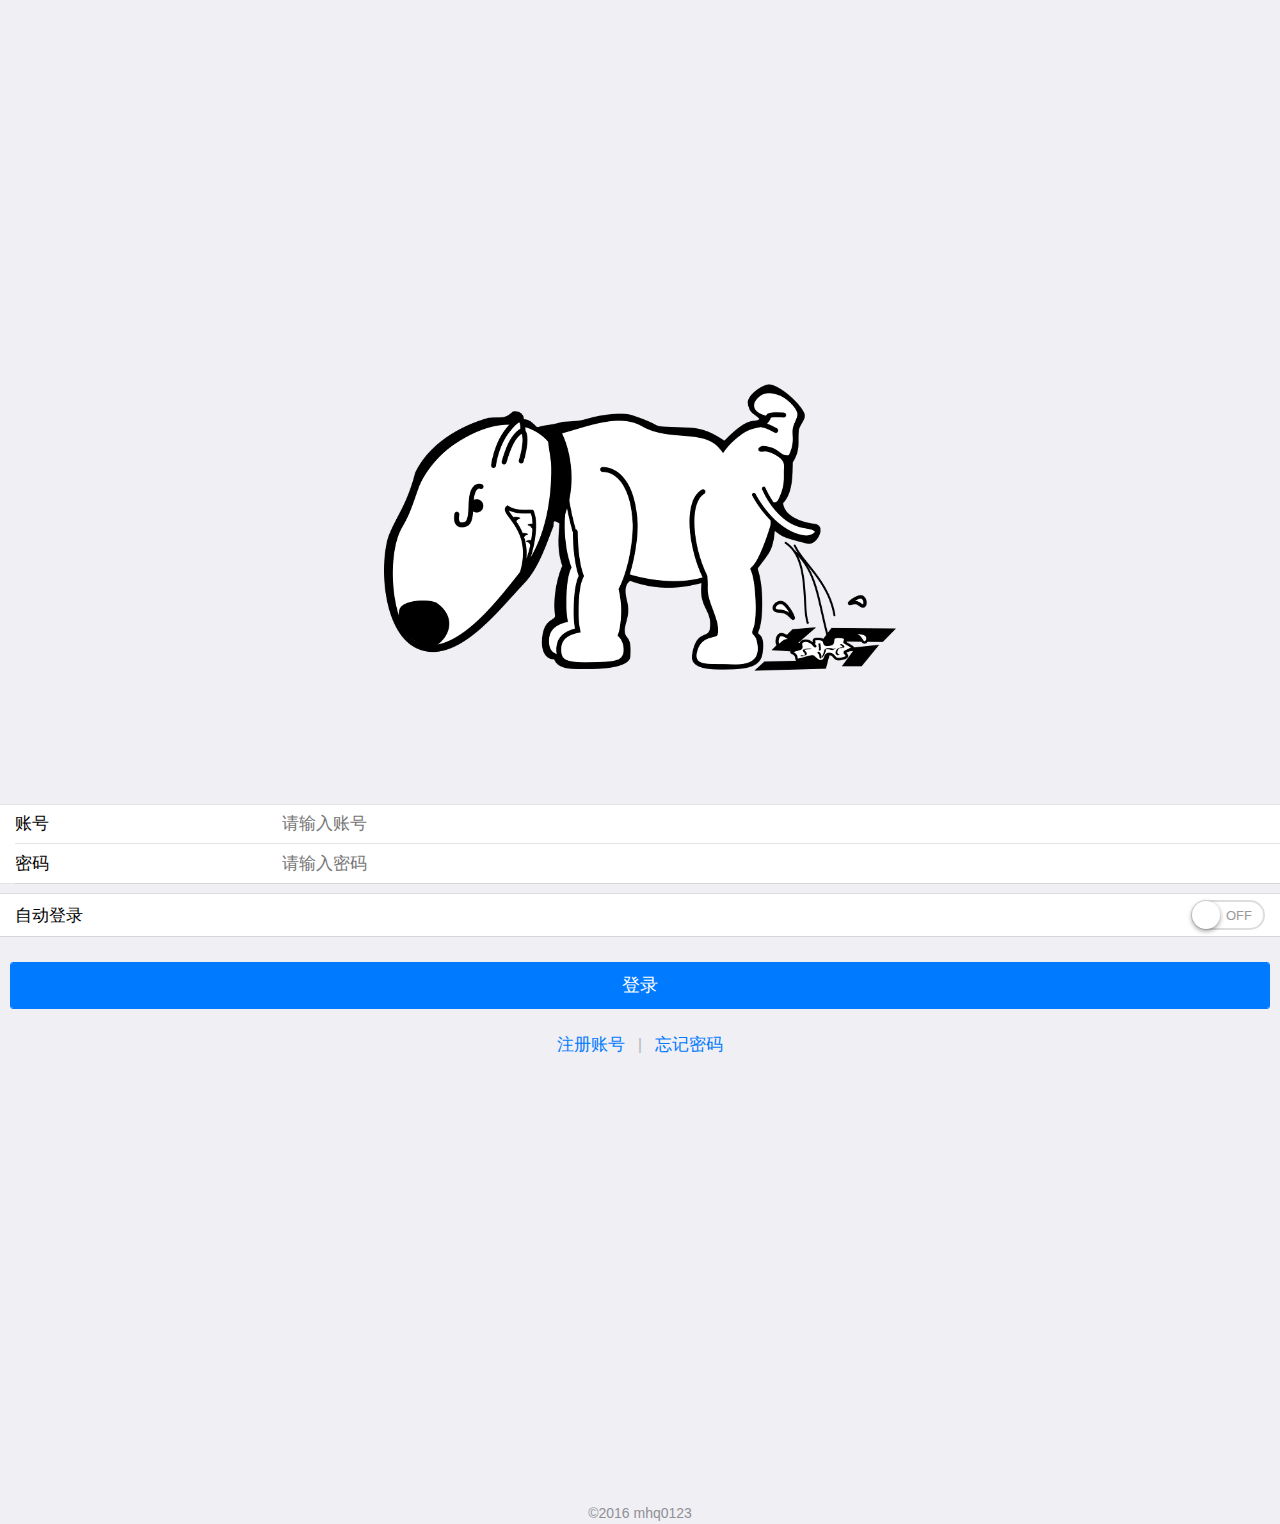
<file: mhq0123-assistant-web-client/index.html>
<!DOCTYPE html>
<html class="ui-page-login">

	<head>
		<meta charset="utf-8">
		<meta name="viewport" content="width=device-width,initial-scale=1,minimum-scale=1,maximum-scale=1,user-scalable=no" />
		<title></title>
		<link href="css/mui.min.css" rel="stylesheet" />
		<link href="css/style.css" rel="stylesheet" />
		<style>
			.area {
				margin: 20px auto 0px auto;
			}
			
			.mui-input-group {
				margin-top: 10px;
			}
			
			.mui-input-group:first-child {
				margin-top: 20px;
			}
			
			.mui-input-group label {
				width: 22%;
			}
			
			.mui-input-row label~input,
			.mui-input-row label~select,
			.mui-input-row label~textarea {
				width: 78%;
			}
			
			.mui-checkbox input[type=checkbox],
			.mui-radio input[type=radio] {
				top: 6px;
			}
			
			.mui-content-padded {
				margin-top: 25px;
			}
			
			.mui-btn {
				padding: 10px;
			}
			
			.link-area {
				display: block;
				margin-top: 25px;
				text-align: center;
			}
			
			.spliter {
				color: #bbb;
				padding: 0px 8px;
			}
			
			.oauth-area {
				position: absolute;
				bottom: 16%;
				left: 0px;
				text-align: center;
				width: 100%;
				padding: 0px;
				margin: 0px;
			}
			
			.oauth-area .oauth-btn {
				display: inline-block;
				width: 50px;
				height: 50px;
				background-size: 30px 30px;
				background-position: center center;
				background-repeat: no-repeat;
				margin: 0px 20px;
				/*-webkit-filter: grayscale(100%); */
				border: solid 1px #ddd;
				border-radius: 25px;
			}
			
			.oauth-area .oauth-btn:active {
				border: solid 1px #aaa;
			}
			
			.oauth-area .oauth-btn.disabled {
				background-color: #ddd;
			}
		</style>

	</head>

	<body>
		<div class="mui-content" style="padding-top: 30%;">
			<div style="text-align: center; margin-bottom: 10%;">
				<img src="images/logo.png" style="width: 40%;height: 20%"/>
			</div>
			<form id='login-form' class="mui-input-group">
				<div class="mui-input-row">
					<label>账号</label>
					<input id='account' type="text" class="mui-input-clear mui-input" placeholder="请输入账号">
				</div>
				<div class="mui-input-row">
					<label>密码</label>
					<input id='password' type="password" class="mui-input-clear mui-input" placeholder="请输入密码">
				</div>
			</form>
			<form class="mui-input-group">
				<ul class="mui-table-view mui-table-view-chevron">
					<li class="mui-table-view-cell">
						自动登录
						<div id="autoLogin" class="mui-switch">
							<div class="mui-switch-handle"></div>
						</div>
					</li>
				</ul>
			</form>
			<div class="mui-content-padded">
				<button id='login' class="mui-btn mui-btn-block mui-btn-primary">登录</button>
				<div class="link-area">
					<a id='register'>注册账号</a> <span class="spliter">|</span> 
					<a id='forgetPassword'>忘记密码</a>
				</div>
			</div>
			<div class="mui-content-padded oauth-area">

			</div>
			<div style="text-align: center; margin-top: 35%;">
				<p>&copy;2016 mhq0123</p>
			</div>
		</div>
		<script src="js/mui.min.js"></script>
		<script src="js/mui.enterfocus.js"></script>
		<script src="js/app.js"></script>
		<script>
			(function($, doc) {
				$.init({
					statusBarBackground: '#f7f7f7'
				});
				$.plusReady(function() {
					plus.screen.lockOrientation("portrait-primary");
					var settings = app.getSettings();
					var state = app.getState();
					var mainPage = $.preload({
						"id": 'main',
						"url": 'main.html'
					});
					var main_loaded_flag = false;
					mainPage.addEventListener("loaded",function () {
						main_loaded_flag = true;
					});
					var toMain = function() {
						//使用定时器的原因：
						//可能执行太快，main页面loaded事件尚未触发就执行自定义事件，此时必然会失败
						var id = setInterval(function () {
							if(main_loaded_flag){
								clearInterval(id);
								$.fire(mainPage, 'show', null);
								mainPage.show("pop-in");
							}
						},20);
					};
					//检查 "登录状态/锁屏状态" 开始
					if (settings.autoLogin && state.token && settings.gestures) {
						$.openWindow({
							url: 'unlock.html',
							id: 'unlock',
							show: {
								aniShow: 'pop-in'
							},
							waiting: {
								autoShow: false
							}
						});
					} else if (settings.autoLogin && state.token) {
						toMain();
					} else {
						app.setState(null);
						//第三方登录
						var authBtns = ['qihoo', 'weixin', 'sinaweibo', 'qq']; //配置业务支持的第三方登录
						var auths = {};
						var oauthArea = doc.querySelector('.oauth-area');
						plus.oauth.getServices(function(services) {
							for (var i in services) {
								var service = services[i];
								auths[service.id] = service;
								if (~authBtns.indexOf(service.id)) {
									var isInstalled = app.isInstalled(service.id);
									var btn = document.createElement('div');
									//如果微信未安装，则为不启用状态
									btn.setAttribute('class', 'oauth-btn' + (!isInstalled && service.id === 'weixin' ? (' disabled') : ''));
									btn.authId = service.id;
									btn.style.backgroundImage = 'url("images/' + service.id + '.png")'
									oauthArea.appendChild(btn);
								}
							}
							$(oauthArea).on('tap', '.oauth-btn', function() {
								if (this.classList.contains('disabled')) {
									plus.nativeUI.toast('您尚未安装微信客户端');
									return;
								}
								var auth = auths[this.authId];
								var waiting = plus.nativeUI.showWaiting();
								auth.login(function() {
									waiting.close();
									plus.nativeUI.toast("登录认证成功");
									auth.getUserInfo(function() {
										plus.nativeUI.toast("获取用户信息成功");
										var name = auth.userInfo.nickname || auth.userInfo.name;
										app.createState(name, function() {
											toMain();
										});
									}, function(e) {
										plus.nativeUI.toast("获取用户信息失败：" + e.message);
									});
								}, function(e) {
									waiting.close();
									plus.nativeUI.toast("登录认证失败：" + e.message);
								});
							});
						}, function(e) {
							oauthArea.style.display = 'none';
							plus.nativeUI.toast("获取登录认证失败：" + e.message);
						});
					}
					// close splash
					setTimeout(function() {
						//关闭 splash
						plus.navigator.closeSplashscreen();
					}, 600);
					//检查 "登录状态/锁屏状态" 结束
					var loginButton = doc.getElementById('login');
					var accountBox = doc.getElementById('account');
					var passwordBox = doc.getElementById('password');
					var autoLoginButton = doc.getElementById("autoLogin");
					var registerButton = doc.getElementById('register');
					var forgetButton = doc.getElementById('forgetPassword');
					loginButton.addEventListener('tap', function(event) {
						var loginInfo = {
							account: accountBox.value,
							password: passwordBox.value
						};
						app.login(loginInfo, function(err) {
							if (err) {
								plus.nativeUI.toast(err);
								return;
							}
							toMain();
						});
					});
					$.enterfocus('#login-form input', function() {
						$.trigger(loginButton, 'tap');
					});
					autoLoginButton.classList[settings.autoLogin ? 'add' : 'remove']('mui-active')
					autoLoginButton.addEventListener('toggle', function(event) {
						setTimeout(function() {
							var isActive = event.detail.isActive;
							settings.autoLogin = isActive;
							app.setSettings(settings);
						}, 50);
					}, false);
					registerButton.addEventListener('tap', function(event) {
						$.openWindow({
							url: 'register.html',
							id: 'register',
							preload: true,
							show: {
								aniShow: 'pop-in'
							},
							styles: {
								popGesture: 'hide'
							},
							waiting: {
								autoShow: false
							}
						});
					}, false);
					forgetButton.addEventListener('tap', function(event) {
						$.openWindow({
							url: 'forget_password.html',
							id: 'forget_password',
							preload: true,
							show: {
								aniShow: 'pop-in'
							},
							styles: {
								popGesture: 'hide'
							},
							waiting: {
								autoShow: false
							}
						});
					}, false);
					//
					window.addEventListener('resize', function() {
						oauthArea.style.display = document.body.clientHeight > 400 ? 'block' : 'none';
					}, false);
					//
					var backButtonPress = 0;
					$.back = function(event) {
						backButtonPress++;
						if (backButtonPress > 1) {
							plus.runtime.quit();
						} else {
							plus.nativeUI.toast('再按一次退出应用');
						}
						setTimeout(function() {
							backButtonPress = 0;
						}, 1000);
						return false;
					};
				});
			}(mui, document));
		</script>
	</body>

</html>
</file>
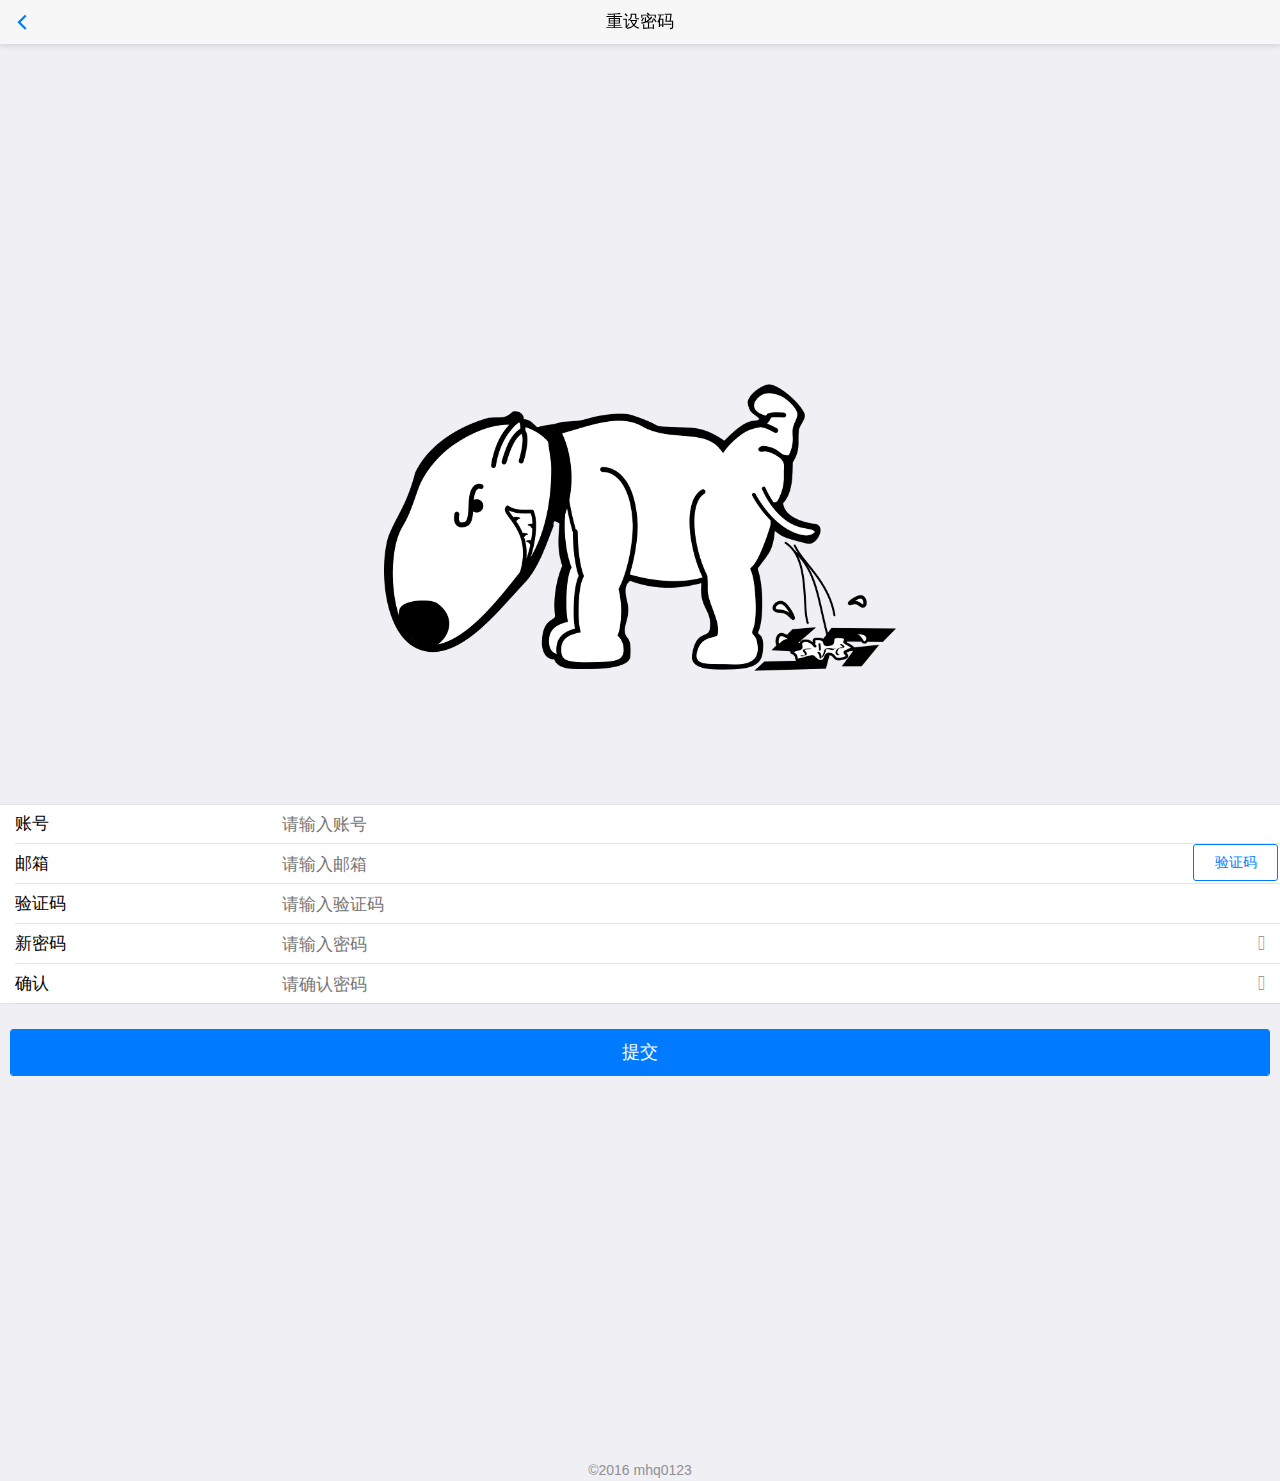
<file: mhq0123-assistant-web-client/forget_password.html>
<!DOCTYPE html>
<html class="ui-page-login">

	<head>
		<meta charset="utf-8">
		<meta name="viewport" content="width=device-width,initial-scale=1,minimum-scale=1,maximum-scale=1,user-scalable=no" />
		<title></title>
		<link href="css/mui.min.css" rel="stylesheet" />
		<link href="css/style.css" rel="stylesheet" />
		<style>
			.area {
				margin: 20px auto 0px auto;
			}
			.mui-input-group:first-child {
				margin-top: 20px;
			}
			.mui-input-group label {
				width: 22%;
			}
			.mui-input-row label~input,
			.mui-input-row label~select,
			.mui-input-row label~textarea {
				width: 78%;
			}
			.mui-checkbox input[type=checkbox],
			.mui-radio input[type=radio] {
				top: 6px;
			}
			.mui-content-padded {
				margin-top: 25px;
			}
			.mui-btn {
				padding: 10px;
			}
			.mui-input-row label~input, .mui-input-row label~select, .mui-input-row label~textarea{
				margin-top: 1px;
			}
			
			.oauth-area {
				position: absolute;
				bottom: 16%;
				left: 0px;
				text-align: center;
				width: 100%;
				padding: 0px;
				margin: 0px;
			}
		</style>
	</head>

	<body>
		<header class="mui-bar mui-bar-nav">
			<a class="mui-action-back mui-icon mui-icon-left-nav mui-pull-left"></a>
			<h1 class="mui-title">重设密码</h1>
		</header>
		<div class="mui-content" style="padding-top: 30%;">
			<div style="text-align: center; margin-bottom: 10%;">
				<img src="images/logo.png" style="width: 40%;height: 20%"/>
			</div>
			<form class="mui-input-group">
				<div class="mui-input-row">
					<label>账号</label>
					<input id='accountName' type="text" class="mui-input-clear mui-input" placeholder="请输入账号">
				</div>             	
				<div class="mui-input-row">
					<label >邮箱</label>
					<input id='email' type="email" style="width: 50%;float: left;" class="mui-input" placeholder="请输入邮箱">
					<button type="button" id="verificationCodeBtn" style="width: 85px;margin-right: 2px;" data-loading-text="发送中" class="mui-btn mui-btn-primary mui-btn-outlined" >验证码</button>
				</div>
				<div class="mui-input-row">
					<label>验证码</label>
					<input id='verificationCode' type="text" class="mui-input-clear mui-input" placeholder="请输入验证码">
				</div>
				<div class="mui-input-row">
					<label>新密码</label>
					<input id='password' type="password" class="mui-input-clear mui-input-password" placeholder="请输入密码">
				</div>
				<div class="mui-input-row">
					<label>确认</label>
					<input id='password_confirm' type="password" class="mui-input-clear mui-input-password" placeholder="请确认密码">
				</div>
			</form>
			<div class="mui-content-padded">
				<button id='resetPasswordBtn' data-loading-text="提交中" class="mui-btn mui-btn-block mui-btn-primary">提交</button>
			</div>
			<div style="text-align: center; margin-top: 30%;">
				<p>&copy;2016 mhq0123</p>
			</div>
		</div>
		<script src="js/mui.min.js"></script>
		<script src="js/config.js"></script>
		<script src="js/app.js"></script>
		<script>
			(function($, doc) {
				$.init({
					beforeback: function() {
						doc.getElementById('accountName').value = '';
						doc.getElementById('email').value = '';
						doc.getElementById('verificationCode').value = '';
						doc.getElementById('password').value = '';
						doc.getElementById('password_confirm').value = '';
						$(doc.getElementById("verificationCodeBtn")).button('reset');
						$(doc.getElementById("registerBtn")).button('reset');
					}
				});
				$.plusReady(function() {
					// input
					var accountNameBox = doc.getElementById('accountName');
					var emailBox = doc.getElementById('email');
					var verificationCodeBox = doc.getElementById('verificationCode');
					var passwordBox = doc.getElementById('password');
					var passwordConfirmBox = doc.getElementById('password_confirm');
					// button
					var verificationCodeButton = doc.getElementById("verificationCodeBtn");
					var resetPasswordBtn = doc.getElementById('resetPasswordBtn');
					// 监听
					verificationCodeButton.addEventListener('tap', function(e) {
						var resetInfo = {
							accountName: accountNameBox.value,
							email: emailBox.value,
							checkVerificationCode: false
						};
						var obj = $(this);
						if(!checkForm(resetInfo)) {
							return;
						}
						// 发送验证码
						$.ajax(AssistantConfig.customer_server + '/customer/checkMatchAndSendVerificationCode',{
							data:{
								accountName:	resetInfo.accountName,
								email:			resetInfo.email
							},
							dataType:'json',//服务器返回json格式数据
							type:'post',//HTTP请求类型
							timeout:10000,//超时时间设置为10秒；
							headers:{'Content-Type':'application/json'},	  
							beforeSend: function() {
								plus.nativeUI.showWaiting( "发送中..." );
								obj.button('loading');
							},
							complete: function() {
								plus.nativeUI.closeWaiting();
							},
							success:function(data){
								if(data.status == 'SUCCESS') {
									mui.alert('发送成功');
									plus.nativeUI.closeWaiting();
									// 发送后倒计时
									var shoutDown = 60;
									obj.button('loading');
									verificationCodeButton.innerHTML = shoutDown + 's';
								    var interval = setInterval(function() {
								    	shoutDown = shoutDown - 1;
								    	if(shoutDown < 1) {
								        	obj.button('reset');
								        	verificationCodeButton.innerHTML = '验证码';
								        	clearInterval(interval);
								    	} else {
									    	verificationCodeButton.innerHTML = shoutDown + 's';
								    	}
								    }, 1000);
								} else {
									obj.button('reset');
									mui.alert('发送出错：'+data.message);
								}
							},
							error:function(xhr,type,errorThrown){
								//异常处理；
								console.log(type);
								console.log(errorThrown);
								obj.button('reset');
								mui.alert('发送出错：'+errorThrown);
							}
						});
					});
					
					// 监听
					resetPasswordBtn.addEventListener('tap', function(e) {
						var resetInfo = {
							accountName: accountNameBox.value,
							email: emailBox.value,
							checkVerificationCode: true,
							verificationCode: verificationCodeBox.value,
							password: passwordBox.value,
							passwordConfirm: passwordConfirmBox.value
						};
						var obj = $(this);
						if(!checkForm(resetInfo)) {
							return;
						}
						// 重设
						$.ajax(AssistantConfig.customer_server + '/customer/resetPassword',{
							data:{
								accountName:	resetInfo.accountName,
								email:			resetInfo.email,
								verificationCode: 		resetInfo.verificationCode,
								password: 		resetInfo.password
							},
							dataType:'json',//服务器返回json格式数据
							type:'post',//HTTP请求类型
							timeout:10000,//超时时间设置为10秒；
							headers:{'Content-Type':'application/json'},	  
							beforeSend: function() {
								plus.nativeUI.showWaiting( "提交中..." );
								obj.button('loading');
							},
							complete: function() {
								plus.nativeUI.closeWaiting();
								obj.button('reset');
							},
							success:function(data){
								if(data.status == 'SUCCESS') {
									mui.alert('重设成功');
									clearForm();
									// 跳转登陆页
									$.openWindow({
										url: 'login.html',
										id: 'login',
										show: {
											aniShow: 'pop-in'
										}
									});
								} else {
									mui.alert('重设出错：'+data.message);
								}
							},
							error:function(xhr,type,errorThrown){
								//异常处理；
								console.log(type);
								console.log(errorThrown);
								mui.alert('重设出错:' + errorThrown);
							}
						});
					});
					
					/** 检查表单*/
					function checkForm(resetInfo) {
						if (!resetInfo.accountName.match(/^\w{5,20}$/)) {
							mui.alert('用户名请输入5到20位之间的大小写字母与数字组合');
							return false;
						}
						if (!resetInfo.email.match(/^\w{1,30}\@\w{1,10}\.\w{2,5}$/)) {
							mui.alert('邮箱地址不合法');
							return false;
						}
						if(resetInfo.checkVerificationCode == true) {
							if (!resetInfo.verificationCode.match(/^\d{6}$/)) {
								mui.alert('验证码为6位数字');
								return false;
							}
							if (!resetInfo.password.match(/^\w{6,30}$/)) {
								mui.alert('密码请输入6到30位之间的大小写字母与数字组合');
								return false;
							}
							if (resetInfo.passwordConfirm != resetInfo.password) {
								mui.alert('密码两次输入不一致');
								return false;
							}
						}
						return true;
					};
					
					//清空
					function clearForm() {
						//清空输入的值
						doc.getElementById('accountName').value = '';
						doc.getElementById('email').value = '';
						doc.getElementById('verificationCode').value = '';
						doc.getElementById('password').value = '';
						doc.getElementById('password_confirm').value = '';
						$(doc.getElementById("verificationCodeBtn")).button('reset');
						$(doc.getElementById("registerBtn")).button('reset');
					}
				});
			}(mui, document));
		</script>
	</body>

</html>
</file>
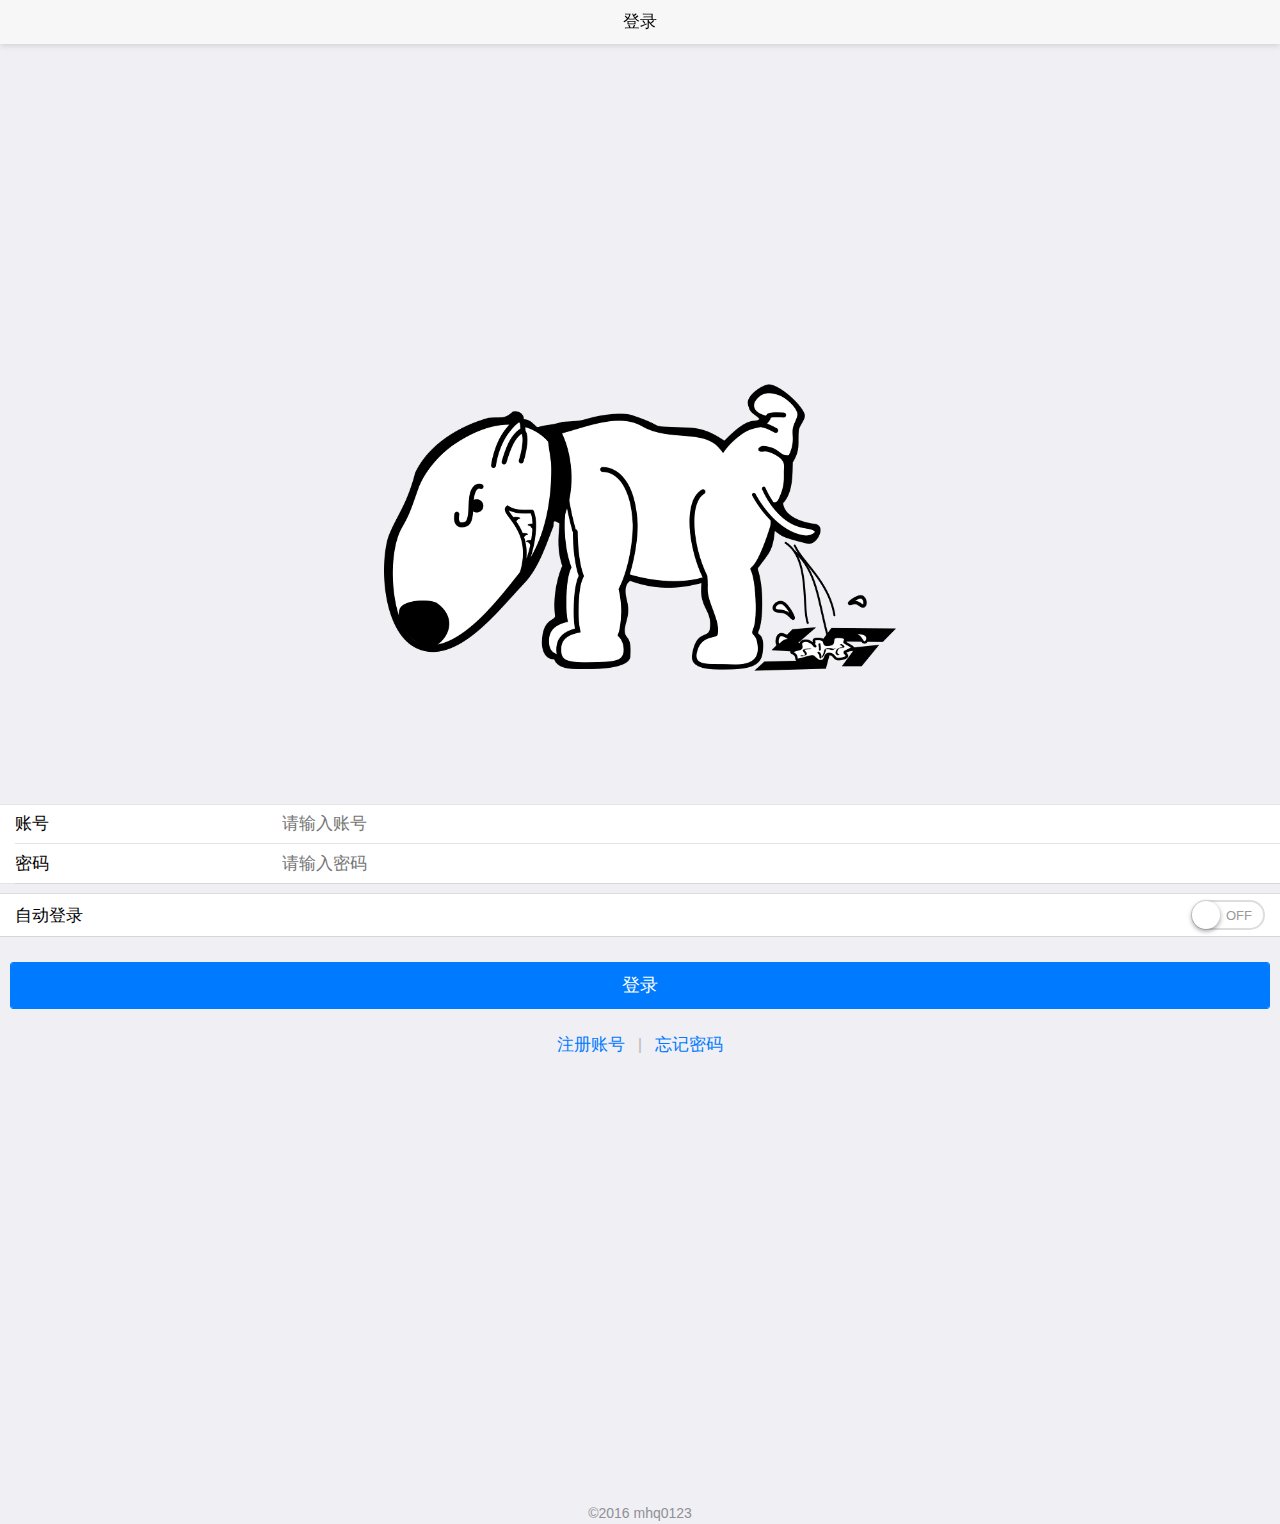
<file: mhq0123-assistant-web-client/login.html>
<!DOCTYPE html>
<html class="ui-page-login">

	<head>
		<meta charset="utf-8">
		<meta name="viewport" content="width=device-width,initial-scale=1,minimum-scale=1,maximum-scale=1,user-scalable=no" />
		<title></title>
		<link href="css/mui.min.css" rel="stylesheet" />
		<link href="css/style.css" rel="stylesheet" />
		<style>
			.area {
				margin: 20px auto 0px auto;
			}
			
			.mui-input-group {
				margin-top: 10px;
			}
			
			.mui-input-group:first-child {
				margin-top: 20px;
			}
			
			.mui-input-group label {
				width: 22%;
			}
			
			.mui-input-row label~input,
			.mui-input-row label~select,
			.mui-input-row label~textarea {
				width: 78%;
			}
			
			.mui-checkbox input[type=checkbox],
			.mui-radio input[type=radio] {
				top: 6px;
			}
			
			.mui-content-padded {
				margin-top: 25px;
			}
			
			.mui-btn {
				padding: 10px;
			}
			
			.link-area {
				display: block;
				margin-top: 25px;
				text-align: center;
			}
			
			.spliter {
				color: #bbb;
				padding: 0px 8px;
			}
			
			.oauth-area {
				position: absolute;
				bottom: 16%;
				left: 0px;
				text-align: center;
				width: 100%;
				padding: 0px;
				margin: 0px;
			}
			
			.oauth-area .oauth-btn {
				display: inline-block;
				width: 50px;
				height: 50px;
				background-size: 30px 30px;
				background-position: center center;
				background-repeat: no-repeat;
				margin: 0px 20px;
				/*-webkit-filter: grayscale(100%); */
				border: solid 1px #ddd;
				border-radius: 25px;
			}
			
			.oauth-area .oauth-btn:active {
				border: solid 1px #aaa;
			}
			
			.oauth-area .oauth-btn.disabled {
				background-color: #ddd;
			}
		</style>

	</head>

	<body>
		<header class="mui-bar mui-bar-nav">
			<h1 class="mui-title">登录</h1>
		</header>
		<div class="mui-content" style="padding-top: 30%;">
			<div style="text-align: center; margin-bottom: 10%;">
				<img src="images/logo.png" style="width: 40%;height: 20%"/>
			</div>
			<form id='login-form' class="mui-input-group">
				<div class="mui-input-row">
					<label>账号</label>
					<input id='accountName' type="text" class="mui-input-clear mui-input" placeholder="请输入账号">
				</div>
				<div class="mui-input-row">
					<label>密码</label>
					<input id='password' type="password" class="mui-input-clear mui-input" placeholder="请输入密码">
				</div>
			</form>
			<form class="mui-input-group">
				<ul class="mui-table-view mui-table-view-chevron">
					<li class="mui-table-view-cell">
						自动登录
						<div id="autoLogin" class="mui-switch">
							<div class="mui-switch-handle"></div>
						</div>
					</li>
				</ul>
			</form>
			<div class="mui-content-padded">
				<button id='login' class="mui-btn mui-btn-block mui-btn-primary">登录</button>
				<div class="link-area">
					<a id='register'>注册账号</a> <span class="spliter">|</span> 
					<a id='forgetPassword'>忘记密码</a>
				</div>
			</div>
			<div class="mui-content-padded oauth-area">

			</div>
			<div style="text-align: center; margin-top: 35%;">
				<p>&copy;2016 mhq0123</p>
			</div>
		</div>
		<script src="js/mui.min.js"></script>
		<script src="js/mui.enterfocus.js"></script>
		<script src="js/config.js"></script> 
		<script src="js/app.js"></script>
		<script>
			(function($, doc) {
				$.init({
					statusBarBackground: '#f7f7f7'
				});
				$.plusReady(function() {
					plus.screen.lockOrientation("portrait-primary");
					var settings = app.getSettings();
					var customerAccount = app.getCustomerAccount();
					var state = app.getState();
					var mainPage = $.preload({
						"id": 'main',
						"url": 'main.html'
					});
					var main_loaded_flag = false;
					mainPage.addEventListener("loaded",function () {
						main_loaded_flag = true;
					});
					var toMain = function() {
						//使用定时器的原因：
						//可能执行太快，main页面loaded事件尚未触发就执行自定义事件，此时必然会失败
						var id = setInterval(function () {
							if(main_loaded_flag){
								clearInterval(id);
								$.fire(mainPage, 'show', null);
								mainPage.show("pop-in");
							}
						},20);
					};
					// 若是自动登陆
					if(settings.autoLogin && customerAccount.accountId > 0) {
						$.ajax(AssistantConfig.customer_server + '/customer/autoLogin',{
							data:{
								loginId:	customerAccount.loginId,
								accountId: 		customerAccount.accountId,
								sourceSystem: AssistantConfig.source_system,
								terminalType: AssistantConfig.terminal_type,
								equipmentIdentity: plus.device.uuid
							},
							dataType:'json',//服务器返回json格式数据
							type:'post',//HTTP请求类型
							timeout:10000,//超时时间设置为10秒；
							headers:{'Content-Type':'application/json'},	  
							beforeSend: function() {
								plus.nativeUI.showWaiting( "登陆中..." );
							},
							complete: function() {
								plus.nativeUI.closeWaiting();
							},
							success:function(data){
								if(data.status == 'SUCCESS') {
									mui.alert('登陆成功');
									// 跳转
									toMain();
								} else {
									mui.alert('登陆出错：'+data.message);
								}
							},
							error:function(xhr,type,errorThrown){
								//异常处理；
								console.log(type);
								console.log(errorThrown);
								mui.alert('登陆出错:' + errorThrown);
							}
						});
					}
					
//					//检查 "登录状态/锁屏状态" 开始
//					if (settings.autoLogin && state.token && settings.gestures) {
//						$.openWindow({
//							url: 'pages/setting/unlock.html',
//							id: 'unlock',
//							show: {
//								aniShow: 'pop-in'
//							},
//							waiting: {
//								autoShow: false
//							}
//						});
//					} else if (settings.autoLogin && state.token) {
//						toMain();
//					} else {
//						app.setState(null);
//						//第三方登录
//						var authBtns = ['qihoo', 'weixin', 'sinaweibo', 'qq']; //配置业务支持的第三方登录
//						var auths = {};
//						var oauthArea = doc.querySelector('.oauth-area');
//						plus.oauth.getServices(function(services) {
//							for (var i in services) {
//								var service = services[i];
//								auths[service.id] = service;
//								if (~authBtns.indexOf(service.id)) {
//									var isInstalled = app.isInstalled(service.id);
//									var btn = document.createElement('div');
//									//如果微信未安装，则为不启用状态
//									btn.setAttribute('class', 'oauth-btn' + (!isInstalled && service.id === 'weixin' ? (' disabled') : ''));
//									btn.authId = service.id;
//									btn.style.backgroundImage = 'url("images/' + service.id + '.png")'
//									oauthArea.appendChild(btn);
//								}
//							}
//							$(oauthArea).on('tap', '.oauth-btn', function() {
//								if (this.classList.contains('disabled')) {
//									plus.nativeUI.toast('您尚未安装微信客户端');
//									return;
//								}
//								var auth = auths[this.authId];
//								var waiting = plus.nativeUI.showWaiting();
//								auth.login(function() {
//									waiting.close();
//									plus.nativeUI.toast("登录认证成功");
//									auth.getUserInfo(function() {
//										plus.nativeUI.toast("获取用户信息成功");
//										var name = auth.userInfo.nickname || auth.userInfo.name;
//										app.createState(name, function() {
//											toMain();
//										});
//									}, function(e) {
//										plus.nativeUI.toast("获取用户信息失败：" + e.message);
//									});
//								}, function(e) {
//									waiting.close();
//									plus.nativeUI.toast("登录认证失败：" + e.message);
//								});
//							});
//						}, function(e) {
//							oauthArea.style.display = 'none';
//							plus.nativeUI.toast("获取登录认证失败：" + e.message);
//						});
//					}
					// close splash
					setTimeout(function() {
						//关闭 splash
						plus.navigator.closeSplashscreen();
					}, 600);
					//检查 "登录状态/锁屏状态" 结束
					var loginButton = doc.getElementById('login');
					var accountNameBox = doc.getElementById('accountName');
					var passwordBox = doc.getElementById('password');
					var autoLoginButton = doc.getElementById("autoLogin");
					var registerButton = doc.getElementById('register');
					var forgetButton = doc.getElementById('forgetPassword');
					loginButton.addEventListener('tap', function(e) {
						var loginInfo = {
							accountName: accountNameBox.value,
							password: passwordBox.value
						};
						if (!loginInfo.accountName.match(/^\w{5,20}$/)) {
							mui.alert('用户名请输入5到20位之间的大小写字母与数字组合');
							return false;
						}
						if (!loginInfo.password.match(/^\w{6,30}$/)) {
							mui.alert('密码请输入6到30位之间的大小写字母与数字组合');
							return false;
						}
						// 登陆
						$.ajax(AssistantConfig.customer_server + '/customer/login',{
							data:{
								accountName:	loginInfo.accountName,
								password: 		loginInfo.password,
								sourceSystem: AssistantConfig.source_system,
								terminalType: AssistantConfig.terminal_type,
								equipmentIdentity: plus.device.uuid
							},
							dataType:'json',//服务器返回json格式数据
							type:'post',//HTTP请求类型
							timeout:10000,//超时时间设置为10秒；
							headers:{'Content-Type':'application/json'},	  
							beforeSend: function() {
								plus.nativeUI.showWaiting( "登陆中..." );
							},
							complete: function() {
								plus.nativeUI.closeWaiting();
							},
							success:function(data){
								if(data.status == 'SUCCESS') {
									mui.alert('登陆成功');
									// 缓存
									app.setCustomerAccount(data.result);
									// 跳转助理页
									$.openWindow({
										url: 'main.html',
										id: 'main',
										show: {
											aniShow: 'pop-in'
										}
									});
								} else {
									mui.alert('登陆出错：'+data.message);
								}
							},
							error:function(xhr,type,errorThrown){
								//异常处理；
								console.log(type);
								console.log(errorThrown);
								mui.alert('登陆出错:' + errorThrown);
							}
						});
					});
					
					$.enterfocus('#login-form input', function() {
						$.trigger(loginButton, 'tap');
					});
					autoLoginButton.classList[settings.autoLogin ? 'add' : 'remove']('mui-active')
					autoLoginButton.addEventListener('toggle', function(event) {
						setTimeout(function() {
							var isActive = event.detail.isActive;
							settings.autoLogin = isActive;
							app.setSettings(settings);
						}, 50);
					}, false);
					registerButton.addEventListener('tap', function(event) {
						$.openWindow({
							url: 'register.html',
							id: 'register',
							preload: true,
							show: {
								aniShow: 'pop-in'
							},
							styles: {
								popGesture: 'hide'
							},
							waiting: {
								autoShow: false
							}
						});
					}, false);
					forgetButton.addEventListener('tap', function(event) {
						$.openWindow({
							url: 'forget_password.html',
							id: 'forget_password',
							preload: true,
							show: {
								aniShow: 'pop-in'
							},
							styles: {
								popGesture: 'hide'
							},
							waiting: {
								autoShow: false
							}
						});
					}, false);
					//
					window.addEventListener('resize', function() {
						oauthArea.style.display = document.body.clientHeight > 400 ? 'block' : 'none';
					}, false);
					//
					var backButtonPress = 0;
					$.back = function(event) {
						backButtonPress++;
						if (backButtonPress > 1) {
							plus.runtime.quit();
						} else {
							plus.nativeUI.toast('再按一次退出应用');
						}
						setTimeout(function() {
							backButtonPress = 0;
						}, 1000);
						return false;
					};
				});
			}(mui, document));
		</script>
	</body>

</html>
</file>
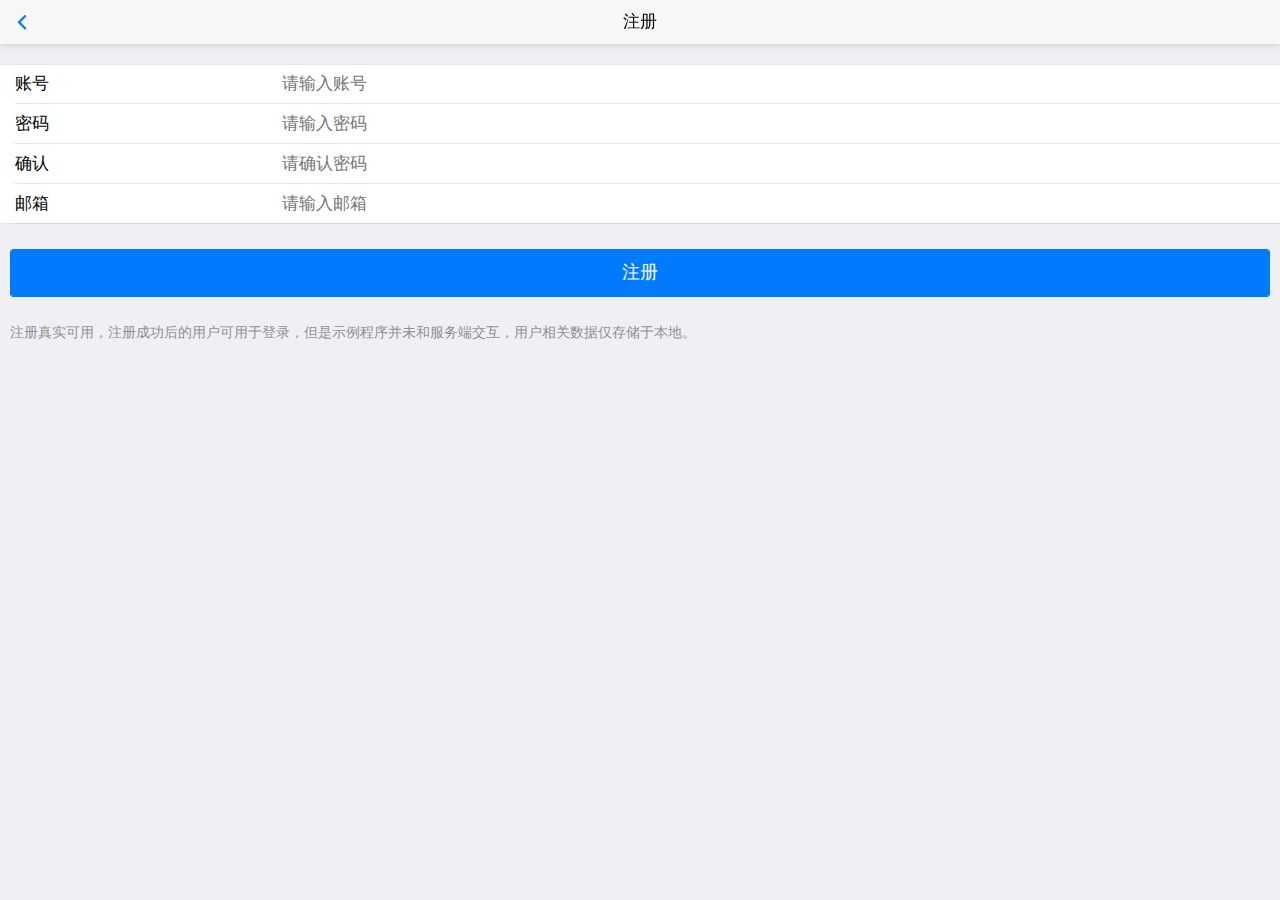
<file: mhq0123-assistant-web-client/reg.html>
<!DOCTYPE html>
<html class="ui-page-login">

	<head>
		<meta charset="utf-8">
		<meta name="viewport" content="width=device-width,initial-scale=1,minimum-scale=1,maximum-scale=1,user-scalable=no" />
		<title></title>
		<link href="css/mui.min.css" rel="stylesheet" />
		<link href="css/style.css" rel="stylesheet" />
		<style>
			.area {
				margin: 20px auto 0px auto;
			}
			.mui-input-group:first-child {
				margin-top: 20px;
			}
			.mui-input-group label {
				width: 22%;
			}
			.mui-input-row label~input,
			.mui-input-row label~select,
			.mui-input-row label~textarea {
				width: 78%;
			}
			.mui-checkbox input[type=checkbox],
			.mui-radio input[type=radio] {
				top: 6px;
			}
			.mui-content-padded {
				margin-top: 25px;
			}
			.mui-btn {
				padding: 10px;
			}
			
		</style>
	</head>

	<body>
		<header class="mui-bar mui-bar-nav">
			<a class="mui-action-back mui-icon mui-icon-left-nav mui-pull-left"></a>
			<h1 class="mui-title">注册</h1>
		</header>
		<div class="mui-content">
			<form class="mui-input-group">
				<div class="mui-input-row">
					<label>账号</label>
					<input id='account' type="text" class="mui-input-clear mui-input" placeholder="请输入账号">
				</div>
				<div class="mui-input-row">
					<label>密码</label>
					<input id='password' type="password" class="mui-input-clear mui-input" placeholder="请输入密码">
				</div>
				<div class="mui-input-row">
					<label>确认</label>
					<input id='password_confirm' type="password" class="mui-input-clear mui-input" placeholder="请确认密码">
				</div>
				<div class="mui-input-row">
					<label>邮箱</label>
					<input id='email' type="email" class="mui-input-clear mui-input" placeholder="请输入邮箱">
				</div>
			</form>
			<div class="mui-content-padded">
				<button id='reg' class="mui-btn mui-btn-block mui-btn-primary">注册</button>
			</div>
			<div class="mui-content-padded">
				<p>注册真实可用，注册成功后的用户可用于登录，但是示例程序并未和服务端交互，用户相关数据仅存储于本地。</p>
			</div>
		</div>
		<script src="js/mui.min.js"></script>
		<script src="js/app.js"></script>
		<script>
			(function($, doc) {
				$.init();
				$.plusReady(function() {
					var settings = app.getSettings();
					var regButton = doc.getElementById('reg');
					var accountBox = doc.getElementById('account');
					var passwordBox = doc.getElementById('password');
					var passwordConfirmBox = doc.getElementById('password_confirm');
					var emailBox = doc.getElementById('email');
					regButton.addEventListener('tap', function(event) {
						var regInfo = {
							account: accountBox.value,
							password: passwordBox.value,
							email: emailBox.value
						};
						var passwordConfirm = passwordConfirmBox.value;
						if (passwordConfirm != regInfo.password) {
							plus.nativeUI.toast('密码两次输入不一致');
							return;
						}
						app.reg(regInfo, function(err) {
							if (err) {
								plus.nativeUI.toast(err);
								return;
							}
							plus.nativeUI.toast('注册成功');
							/*
							 * 注意：
							 * 1、因本示例应用启动页就是登录页面，因此注册成功后，直接显示登录页即可；
							 * 2、如果真实案例中，启动页不是登录页，则需修改，使用mui.openWindow打开真实的登录页面
							 */
							plus.webview.getLaunchWebview().show("pop-in",200,function () {
								plus.webview.currentWebview().close("none");
							});
							//若启动页不是登录页，则需通过如下方式打开登录页
//							$.openWindow({
//								url: 'login.html',
//								id: 'login',
//								show: {
//									aniShow: 'pop-in'
//								}
//							});
						});
					});
				});
			}(mui, document));
		</script>
	</body>

</html>
</file>
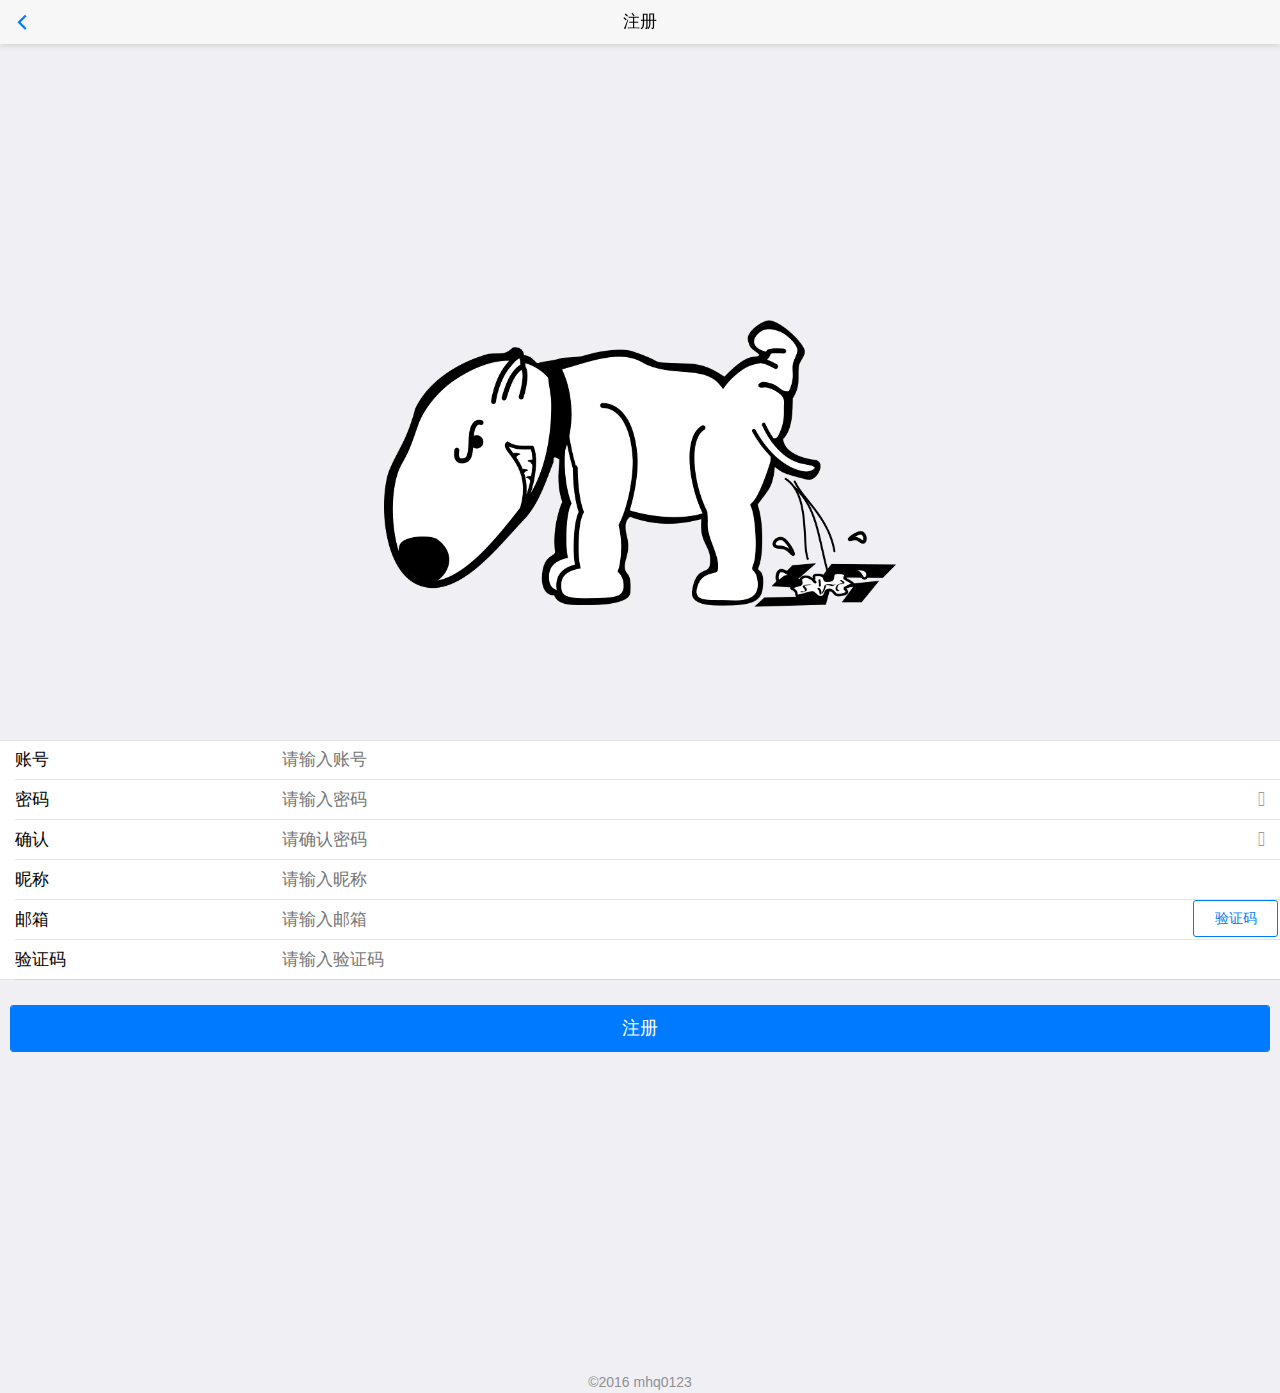
<file: mhq0123-assistant-web-client/register.html>
<!DOCTYPE html>
<html class="ui-page-login">

	<head>
		<meta charset="utf-8">
		<meta name="viewport" content="width=device-width,initial-scale=1,minimum-scale=1,maximum-scale=1,user-scalable=no" />
		<title>注册</title>
		<link href="css/mui.min.css" rel="stylesheet" />
		<link href="css/style.css" rel="stylesheet" />
		<style>
			.area {
				margin: 20px auto 0px auto;
			}
			.mui-input-group:first-child {
				margin-top: 20px;
			}
			.mui-input-group label {
				width: 22%;
			}
			.mui-input-row label~input,
			.mui-input-row label~select,
			.mui-input-row label~textarea {
				width: 78%;
			}
			.mui-checkbox input[type=checkbox],
			.mui-radio input[type=radio] {
				top: 6px;
			}
			.mui-content-padded {
				margin-top: 25px;
			}
			.mui-btn {
				padding: 10px;
			}
			
		</style>
	</head>

	<body>
		<header class="mui-bar mui-bar-nav">
			<a class="mui-action-back mui-icon mui-icon-left-nav mui-pull-left"></a>
			<h1 class="mui-title">注册</h1>
		</header>
		<div class="mui-content" style="padding-top: 25%;">
			<div style="text-align: center; margin-bottom: 10%;">
				<img src="images/logo.png" style="width: 40%;height: 20%"/>
			</div>
			<form class="mui-input-group">
				<div class="mui-input-row">
					<label>账号</label>
					<input id='accountName' type="text" class="mui-input-clear mui-input" placeholder="请输入账号">
				</div>
				<div class="mui-input-row">
					<label>密码</label>
					<input id='password' type="password" class="mui-input-clear mui-input-password" placeholder="请输入密码">
				</div>
				<div class="mui-input-row">
					<label>确认</label>
					<input id='password_confirm' type="password" class="mui-input-clear mui-input-password" placeholder="请确认密码">
				</div>
				<div class="mui-input-row">
					<label>昵称</label>
					<input id='nickName' type="text" class="mui-input-clear mui-input" placeholder="请输入昵称">
				</div>
				<div class="mui-input-row">
					<label >邮箱</label>
					<input id='email' type="email" style="width: 50%;float: left;" class="mui-input" placeholder="请输入邮箱">
					<button type="button" id="verificationCodeBtn" style="width: 85px;margin-right: 2px;" data-loading-text="发送中" class="mui-btn mui-btn-primary mui-btn-outlined" >验证码</button>
				</div>
				<div class="mui-input-row">
					<label>验证码</label>
					<input id='verificationCode' type="text" class="mui-input-clear mui-input" placeholder="请输入验证码">
				</div>
			</form>
			<div class="mui-content-padded">
				<button id='registerBtn' data-loading-text="提交中" class="mui-btn mui-btn-block mui-btn-primary">注册</button>
			</div>
			<div class="mui-content-padded oauth-area">

			</div>
			<div style="text-align: center; margin-top: 25%;">
				<p>&copy;2016 mhq0123</p>
			</div>
		</div>
		<script src="js/mui.min.js"></script>
		<script src="js/config.js"></script> 
		<script src="js/app.js"></script>
		<script>
			(function($, doc) {
				$.init({
					beforeback: function() {
						doc.getElementById('accountName').value = '';
						doc.getElementById('password').value = '';
						doc.getElementById('password_confirm').value = '';
						doc.getElementById('nickName').value = '';
						doc.getElementById('email').value = '';
						doc.getElementById('verificationCode').value = '';
						$(doc.getElementById("verificationCodeBtn")).button('reset');
						$(doc.getElementById("registerBtn")).button('reset');
					}
				});
				$.plusReady(function() {
					var settings = app.getSettings();
					// input
					var accountNameBox = doc.getElementById('accountName');
					var passwordBox = doc.getElementById('password');
					var passwordConfirmBox = doc.getElementById('password_confirm');
					var nickNameBox = doc.getElementById('nickName');
					var emailBox = doc.getElementById('email');
					var verificationCodeBox = doc.getElementById('verificationCode');
					// button
					var registerButton = doc.getElementById('registerBtn');
					var verificationCodeButton = doc.getElementById("verificationCodeBtn");
					// 监听
					verificationCodeButton.addEventListener('tap', function(e) {
						var registerInfo = {
							accountName: accountNameBox.value,
							password: passwordBox.value,
							passwordConfirm: passwordConfirmBox.value,
							nickName: nickNameBox.value,
							email: emailBox.value,
							verificationCode: verificationCodeBox.value,
							checkVerificationCode: false
						};
						var obj = $(this);
						if(!checkForm(registerInfo)) {
							return;
						}
						// 发送验证码
						$.ajax(AssistantConfig.customer_server + '/customer/checkExistAndSendVerificationCode',{
							data:{
								accountName:	registerInfo.accountName,
								email:			registerInfo.email
							},
							dataType:'json',//服务器返回json格式数据
							type:'post',//HTTP请求类型
							timeout:10000,//超时时间设置为10秒；
							headers:{'Content-Type':'application/json'},	  
							beforeSend: function() {
								plus.nativeUI.showWaiting( "发送中..." );
								obj.button('loading');
							},
							complete: function() {
								plus.nativeUI.closeWaiting();
							},
							success:function(data){
								if(data.status == 'SUCCESS') {
									mui.alert('发送成功');
									plus.nativeUI.closeWaiting();
									// 发送后倒计时
									var shoutDown = 60;
									obj.button('loading');
									verificationCodeButton.innerHTML = shoutDown + 's';
								    var interval = setInterval(function() {
								    	shoutDown = shoutDown - 1;
								    	if(shoutDown < 1) {
								        	obj.button('reset');
								        	verificationCodeButton.innerHTML = '验证码';
								        	clearInterval(interval);
								    	} else {
									    	verificationCodeButton.innerHTML = shoutDown + 's';
								    	}
								    }, 1000);
								} else {
									obj.button('reset');
									mui.alert('发送出错：'+data.message);
								}
							},
							error:function(xhr,type,errorThrown){
								//异常处理；
								console.log(type);
								console.log(errorThrown);
								obj.button('reset');
								mui.alert('发送出错：'+errorThrown);
							}
						});
					});
					
					// 监听
					registerButton.addEventListener('tap', function(e) {
						var registerInfo = {
							accountName: accountNameBox.value,
							password: passwordBox.value,
							passwordConfirm: passwordConfirmBox.value,
							nickName: nickNameBox.value,
							email: emailBox.value,
							verificationCode: verificationCodeBox.value,
							checkVerificationCode: true
						};
						var obj = $(this);
						if(!checkForm(registerInfo)) {
							return;
						}
						// 注册
						$.ajax(AssistantConfig.customer_server + '/customer/register',{
							data:{
								accountName:	registerInfo.accountName,
								password: 		registerInfo.password,
								nickName: 		registerInfo.nickName,
								email:			registerInfo.email,
								verificationCode: 		registerInfo.verificationCode
							},
							dataType:'json',//服务器返回json格式数据
							type:'post',//HTTP请求类型
							timeout:10000,//超时时间设置为10秒；
							headers:{'Content-Type':'application/json'},	  
							beforeSend: function() {
								plus.nativeUI.showWaiting( "注册中..." );
								obj.button('loading');
							},
							complete: function() {
								plus.nativeUI.closeWaiting();
								obj.button('reset');
							},
							success:function(data){
								if(data.status == 'SUCCESS') {
									mui.alert('注册成功');
									clearForm();
									// 跳转登陆页
									$.openWindow({
										url: 'login.html',
										id: 'login',
										show: {
											aniShow: 'pop-in'
										}
									});
								} else {
									mui.alert('注册出错：'+data.message);
								}
							},
							error:function(xhr,type,errorThrown){
								//异常处理；
								console.log(type);
								console.log(errorThrown);
								mui.alert('注册出错:' + errorThrown);
							}
						});
					});
					
					/** 检查表单*/
					function checkForm(registerInfo) {
						if (!registerInfo.accountName.match(/^\w{5,20}$/)) {
							mui.alert('用户名请输入5到20位之间的大小写字母与数字组合');
							return false;
						}
						if (!registerInfo.password.match(/^\w{6,30}$/)) {
							mui.alert('密码请输入6到30位之间的大小写字母与数字组合');
							return false;
						}
						if (registerInfo.passwordConfirm != registerInfo.password) {
							mui.alert('密码两次输入不一致');
							return false;
						}
						if (registerInfo.nickName.length < 2 || registerInfo.nickName.length > 30) {
							mui.alert('昵称请输入2到30位字符');
							return false;
						}
						if (!registerInfo.email.match(/^\w{1,30}\@\w{1,10}\.\w{2,5}$/)) {
							mui.alert('邮箱地址不合法');
							return false;
						}
						if(registerInfo.checkVerificationCode == true) {
							if (!registerInfo.verificationCode.match(/^\d{6}$/)) {
								mui.alert('验证码为6位数字');
								return false;
							}
						}
						return true;
					};
					
					//清空
					function clearForm() {
						//清空输入的值
						doc.getElementById('accountName').value = '';
						doc.getElementById('password').value = '';
						doc.getElementById('password_confirm').value = '';
						doc.getElementById('nickName').value = '';
						doc.getElementById('email').value = '';
						doc.getElementById('verificationCode').value = '';
						$(doc.getElementById("verificationCodeBtn")).button('reset');
						$(doc.getElementById("registerBtn")).button('reset');
					}
				});
			}(mui, document));
		</script>
	</body>

</html>
</file>
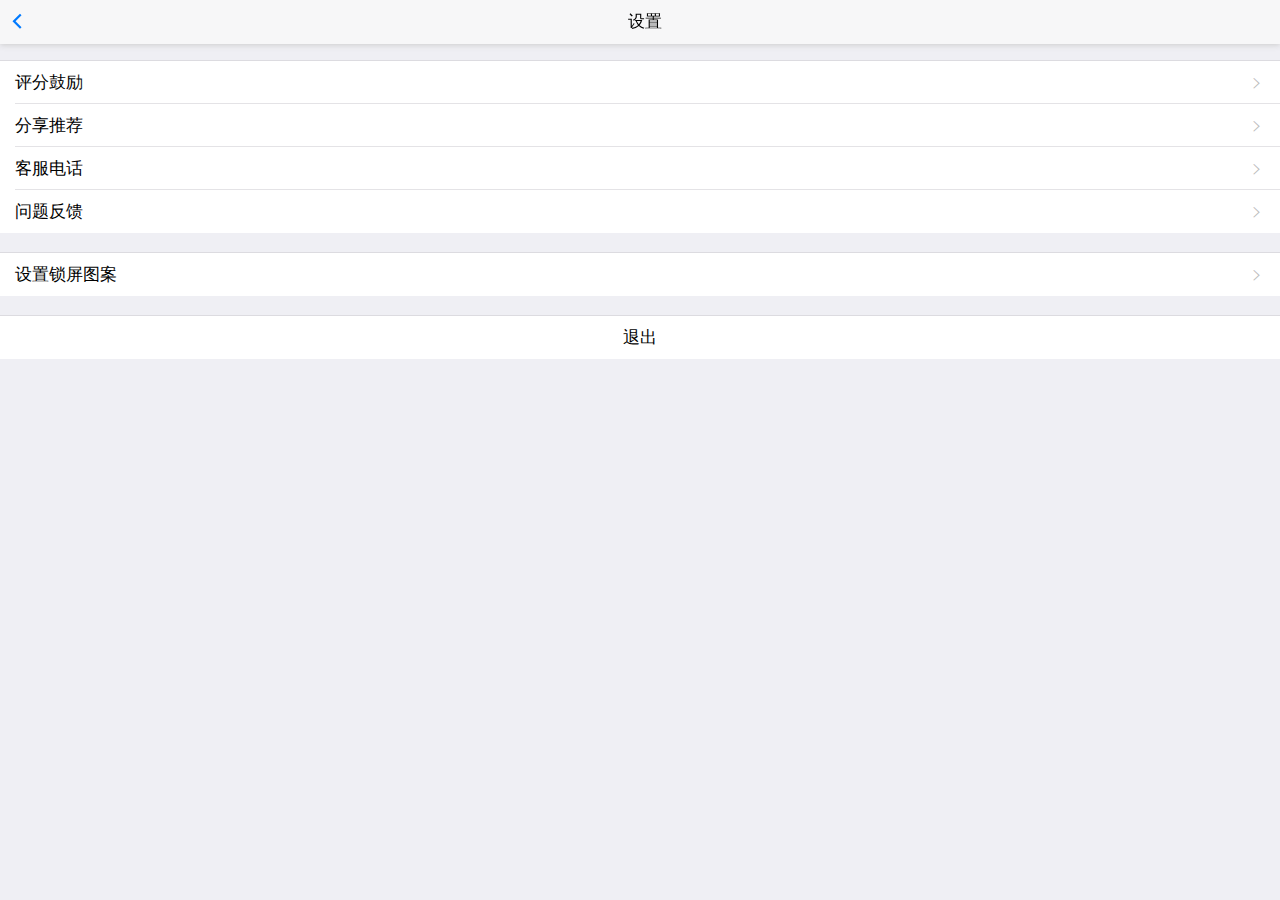
<file: mhq0123-assistant-web-client/setting.html>
<!DOCTYPE html>
<html>

	<head>
		<meta charset="utf-8">
		<title>Hello MUI</title>
		<meta name="viewport" content="width=device-width, initial-scale=1,maximum-scale=1,user-scalable=no">
		<meta name="apple-mobile-web-app-capable" content="yes">
		<meta name="apple-mobile-web-app-status-bar-style" content="black">

		<link rel="stylesheet" href="./css/mui.min.css">
		<style>
			html,
			body {
				background-color: #efeff4;
			}
			.mui-views,
			.mui-view,
			.mui-pages,
			.mui-page,
			.mui-page-content {
				position: absolute;
				left: 0;
				right: 0;
				top: 0;
				bottom: 0;
				width: 100%;
				height: 100%;
				background-color: #efeff4;
			}
			.mui-pages {
				top: 46px;
				height: auto;
			}
			.mui-scroll-wrapper,
			.mui-scroll {
				background-color: #efeff4;
			}
			.mui-page.mui-transitioning {
				-webkit-transition: -webkit-transform 200ms ease;
				transition: transform 200ms ease;
			}
			.mui-page-left {
				-webkit-transform: translate3d(0, 0, 0);
				transform: translate3d(0, 0, 0);
			}
			.mui-ios .mui-page-left {
				-webkit-transform: translate3d(-20%, 0, 0);
				transform: translate3d(-20%, 0, 0);
			}
			.mui-navbar {
				position: fixed;
				right: 0;
				left: 0;
				z-index: 10;
				height: 44px;
				background-color: #f7f7f8;
			}
			.mui-navbar .mui-bar {
				position: absolute;
				background: transparent;
				text-align: center;
			}
			.mui-android .mui-navbar-inner.mui-navbar-left {
				opacity: 0;
			}
			.mui-ios .mui-navbar-left .mui-left,
			.mui-ios .mui-navbar-left .mui-center,
			.mui-ios .mui-navbar-left .mui-right {
				opacity: 0;
			}
			.mui-navbar .mui-btn-nav {
				-webkit-transition: none;
				transition: none;
				-webkit-transition-duration: .0s;
				transition-duration: .0s;
			}
			.mui-navbar .mui-bar .mui-title {
				display: inline-block;
				position: static;
				width: auto;
			}
			.mui-page-shadow {
				position: absolute;
				right: 100%;
				top: 0;
				width: 16px;
				height: 100%;
				z-index: -1;
				content: '';
			}
			.mui-page-shadow {
				background: -webkit-linear-gradient(left, rgba(0, 0, 0, 0) 0, rgba(0, 0, 0, 0) 10%, rgba(0, 0, 0, .01) 50%, rgba(0, 0, 0, .2) 100%);
				background: linear-gradient(to right, rgba(0, 0, 0, 0) 0, rgba(0, 0, 0, 0) 10%, rgba(0, 0, 0, .01) 50%, rgba(0, 0, 0, .2) 100%);
			}
			.mui-navbar-inner.mui-transitioning,
			.mui-navbar-inner .mui-transitioning {
				-webkit-transition: opacity 200ms ease, -webkit-transform 200ms ease;
				transition: opacity 200ms ease, transform 200ms ease;
			}
			.mui-page {
				display: none;
			}
			.mui-pages .mui-page {
				display: block;
			}
			.mui-page .mui-table-view:first-child {
				margin-top: 15px;
			}
			.mui-page .mui-table-view:last-child {
				margin-bottom: 30px;
			}
			.mui-table-view {
				margin-top: 20px;
			}
			.mui-table-view:after {
				height: 0;
			}
			.mui-table-view span.mui-pull-right {
				color: #999;
			}
			.mui-table-view-divider {
				background-color: #efeff4;
				font-size: 14px;
			}
			.mui-table-view-divider:before,
			.mui-table-view-divider:after {
				height: 0;
			}
			.mui-content-padded {
				margin: 10px 0px;
			}
			.mui-locker {
				margin: 35px auto;
				display: none;
			}
		</style>
		<link rel="stylesheet" type="text/css" href="./css/feedback-page.css" />
	</head>

	<body>
		<!--页面主结构开始-->
		<div id="app" class="mui-views">
			<div class="mui-view">
				<div class="mui-navbar">
				</div>
				<div class="mui-pages">
				</div>
			</div>
		</div>
		<!--页面主结构结束-->
		<!--单页面开始-->
		<div id="setting" class="mui-page">
			<!--页面标题栏开始-->
			<div class="mui-navbar-inner mui-bar mui-bar-nav">
				<button type="button" class="mui-left mui-action-back mui-btn  mui-btn-link mui-btn-nav mui-pull-left">
					<span class="mui-icon mui-icon-left-nav"></span>
				</button>
				<h1 class="mui-center mui-title">设置</h1>
			</div>
			<!--页面标题栏结束-->
			<!--页面主内容区开始-->
			<div class="mui-page-content">
				<div class="mui-scroll-wrapper">
					<div class="mui-scroll">
						<ul class="mui-table-view mui-table-view-chevron">
							<li class="mui-table-view-cell">
								<a id="rate" class="mui-navigate-right">评分鼓励</a>
							</li>
							<li class="mui-table-view-cell">
								<a id="share" class="mui-navigate-right">分享推荐</a>
							</li>
							<li class="mui-table-view-cell">
								<a id="tel" class="mui-navigate-right">客服电话</a>
							</li>
							<li class="mui-table-view-cell">
								<a id="feedback-btn" href="#feedback" class="mui-navigate-right">问题反馈</a>
							</li>
						</ul>
						<ul class="mui-table-view mui-table-view-chevron">
							<li class="mui-table-view-cell">
								<a href="#lock" class="mui-navigate-right">设置锁屏图案</a>
							</li>
						</ul>
						<ul class="mui-table-view">
							<li class="mui-table-view-cell" style="text-align: center;">
								<a id='exit'>退出</a>
							</li>
						</ul>
					</div>
				</div>
			</div>
			<!--页面主内容区结束-->
		</div>
		<div id="notifications_disturb" class="mui-page">
			<div class="mui-navbar-inner mui-bar mui-bar-nav">
				<button type="button" class="mui-left mui-action-back mui-btn  mui-btn-link mui-btn-nav mui-pull-left">
					<span class="mui-icon mui-icon-left-nav"></span>新消息通知
				</button>
				<h1 class="mui-center mui-title">功能消息免打扰</h1>
			</div>
			<div class="mui-page-content">
				<div class="mui-scroll-wrapper">
					<div class="mui-scroll">
						<ul class="mui-table-view mui-table-view-radio">
							<li class="mui-table-view-cell">
								<a class="mui-navigate-right">开启</a>
							</li>
							<li class="mui-table-view-cell">
								<a class="mui-navigate-right">只在夜间开启</a>
							</li>
							<li class="mui-table-view-cell">
								<a class="mui-navigate-right">关闭</a>
							</li>
						</ul>
					</div>
				</div>
			</div>
		</div>

		<div id="lock" class="mui-page">
			<div class="mui-navbar-inner mui-bar mui-bar-nav">
				<button type="button" class="mui-left mui-action-back mui-btn  mui-btn-link mui-btn-nav mui-pull-left">
					<span class="mui-icon mui-icon-left-nav"></span>设置
				</button>
				<h1 class="mui-center mui-title">锁屏图案</h1>
			</div>
			<div class="mui-page-content">
				<div class="mui-content-padded">
					<ul class="mui-table-view mui-table-view-chevron">
						<li class="mui-table-view-cell">
							使用手势解锁
							<div id="lockState" class="mui-switch">
								<div class="mui-switch-handle"></div>
							</div>
						</li>
					</ul>
					<div class="mui-locker" data-locker-width='320' data-locker-height='320' data-locker-options='{"ringColor":"rgba(221,221,221,1)","fillColor":"#ffffff","pointColor":"rgba(0,136,204,1)","lineColor":"rgba(0,136,204,1)"}'>
					</div>
				</div>
			</div>
		</div>

		<div id="feedback" class="mui-page feedback">
			<div class="mui-navbar-inner mui-bar mui-bar-nav">
				<button type="button" class="mui-left mui-action-back mui-btn  mui-btn-link mui-btn-nav mui-pull-left">
					<span class="mui-icon mui-icon-left-nav"></span>设置
				</button>
				<h1 class="mui-center mui-title">问题反馈</h1>
			</div>
			<div class="mui-page-content">
				<p>问题和意见</p>
				<div class="row mui-input-row">
					<textarea id='question' class="mui-input-clear question" placeholder="请详细描述你的问题和意见..."></textarea>
				</div>
				<p>图片(选填,提供问题截图)</p>
				<div id='image-list' class="row image-list">
				</div>
				<p>QQ/邮箱</p>
				<div class="mui-input-row">
					<input id='contact' type="text" class="mui-input-clear  contact" placeholder="(选填,方便我们联系你 )" />
				</div>
				<button id='submit' type="button" class="mui-btn mui-btn-green">提交</button>
			</div>
			<p>此示例基于环信 “WebIM SDK” + 环信 “移动客服” 实现，在环信 “移动客服面板” 能够查阅反馈信息。</p>
		</div>

	</body>
	<script src="./js/mui.min.js "></script>
	<script src="./js/mui.view.js "></script>
	<script src='./libs/easymob-webim-sdk/jquery-1.11.1.js'></script>
	<script src='./libs/easymob-webim-sdk/strophe-custom-2.0.0.js'></script>
	<script src='./libs/easymob-webim-sdk/json2.js'></script>
	<script src="./libs/easymob-webim-sdk/easemob.im-1.0.5.js"></script>
	<script src='./js/feedback.js'></script>
	<script src="./js/feedback-page.js"></script>
	<script src="./js/mui.locker.js"></script>
	<script src="./js/app.js"></script>
	<script>
		mui.init();
		 //初始化单页view
		var viewApi = mui('#app').view({
			defaultPage: '#setting'
		});
		 //初始化单页的区域滚动
		mui('.mui-scroll-wrapper').scroll();
		 //分享操作 
		var shares = {};
		mui.plusReady(function() {
			plus.share.getServices(function(s) {
				if (s && s.length > 0) {
					for (var i = 0; i < s.length; i++) {
						var t = s[i];
						shares[t.id] = t;
					}
				}
			}, function() {
				console.log("获取分享服务列表失败");
			});
		});
		 //分享链接点击事件
		document.getElementById("share").addEventListener('tap', function() {
			var ids = [{
					id: "weixin",
					ex: "WXSceneSession"
				}, {
					id: "weixin",
					ex: "WXSceneTimeline"
				}, {
					id: "sinaweibo"
				}, {
					id: "tencentweibo"
				}, {
					id: "qq"
				}],
				bts = [{
					title: "发送给微信好友"
				}, {
					title: "分享到微信朋友圈"
				}, {
					title: "分享到新浪微博"
				}, {
					title: "分享到腾讯微博"
				}, {
					title: "分享到QQ"
				}];
			plus.nativeUI.actionSheet({
				cancel: "取消",
				buttons: bts
			}, function(e) {
				var i = e.index;
				if (i > 0) {
					var s_id = ids[i - 1].id;
					var share = shares[s_id];
					if (share.authenticated) {
						shareMessage(share, ids[i - 1].ex);
					} else {
						share.authorize(function() {
							shareMessage(share, ids[i - 1].ex);
						}, function(e) {
							console.log("认证授权失败：" + e.code + " - " + e.message);
						});
					}
				}
			});
		});

		function shareMessage(share, ex) {
				var msg = {
					extra: {
						scene: ex
					}
				};
				msg.href = "http://www.dcloud.io/hellomui/";
				msg.title = "最接近原生APP体验的高性能前端框架";
				msg.content = "我正在体验HelloMUI，果然很流畅，基本看不出和原生App的差距";
				if (~share.id.indexOf('weibo')) {
					msg.content += "；体验地址：http://www.dcloud.io/hellomui/";
				}
				msg.thumbs = ["_www/images/logo.png"];
				share.send(msg, function() {
					console.log("分享到\"" + share.description + "\"成功！ ");
				}, function(e) {
					console.log("分享到\"" + share.description + "\"失败: " + e.code + " - " + e.message);
				});
			}
			//去评分
		document.getElementById("rate").addEventListener('tap', function() {
			if (mui.os.ios) {
				location.href = 'https://itunes.apple.com/WebObjects/MZStore.woa/wa/viewContentsUserReviews?id=682211190&pageNumber=0&sortOrdering=2&type=&mt=8';
			} else if (mui.os.android) {
				plus.runtime.openURL("market://details?id=io.dcloud.HelloMUI", function(e) {
					plus.runtime.openURL("market://details?id=io.dcloud.HelloMUI", function(e) {
						mui.alert("360手机助手和应用宝，你一个都没装，暂时无法评分，感谢支持");
					}, "com.qihoo.appstore");
				}, "com.tencent.android.qqdownloader");
			}
		});
		 //客服电话
		document.getElementById("tel").addEventListener('tap', function() {
			plus.device.dial("114");
		});
		 //退出操作******************
		document.getElementById('exit').addEventListener('tap', function() {
			if (mui.os.ios) {
				app.setState({});
				mui.openWindow({
					url: 'login.html',
					id: 'login',
					show: {
						aniShow: 'pop-in'
					},
					waiting: {
						autoShow: false
					}
				});
				return;
			}
			var btnArray = [{
				title: "注销当前账号"
			}, {
				title: "直接关闭应用"
			}];
			plus.nativeUI.actionSheet({
				cancel: "取消",
				buttons: btnArray
			}, function(event) {
				var index = event.index;
				switch (index) {
					case 1:
						//注销账号
						app.setState({});
						/*
						 * 注意：
						 * 1、因本示例应用启动页就是登录页面，因此注册成功后，直接显示登录页即可；
						 * 2、如果真实案例中，启动页不是登录页，则需修改，使用mui.openWindow打开真实的登录页面
						 */
						plus.webview.getLaunchWebview().show("pop-in");
						//若启动页不是登录页，则需通过如下方式打开登录页
//						mui.openWindow({
//							url: 'login.html',
//							id: 'login',
//							show: {
//								aniShow: 'pop-in'
//							}
//						});
						break;
					case 2:
						plus.runtime.quit();
						break;
				}
			});
		}, false);
		 //************************
		 //锁屏设置
		(function($, doc) {
			//$.init();
			$.plusReady(function() {
				var settings = app.getSettings();
				var lockStateButton = doc.getElementById("lockState");
				var locker = doc.querySelector('.mui-locker');
				lockStateButton.classList[settings.gestures ? 'add' : 'remove']('mui-active')
				locker.style.display = settings.gestures ? 'block' : 'none';
				lockStateButton.addEventListener('toggle', function(event) {
					var isActive = event.detail.isActive;
					locker.style.display = isActive ? 'block' : 'none';
					if (!isActive) {
						//						alert(0);
						settings.gestures = '';
						app.setSettings(settings);
					}
				}, false);
				var record = [];
				locker.addEventListener('done', function(event) {
					var rs = event.detail;
					if (rs.points.length < 4) {
						plus.nativeUI.toast('设定的手势太简单了');
						record = [];
						rs.sender.clear();
						return;
					}
					record.push(rs.points.join(''));
					if (record.length >= 2) {
						if (record[0] == record[1]) {
							plus.nativeUI.toast('解锁手势设定成功，以后用户只需使用手势解锁而无需输入密码登录。');
							settings.gestures = record[0];
							settings.autoLogin = true;
							app.setSettings(settings);
							setTimeout(function() {
								$.back();
							}, 200);
						} else {
							plus.nativeUI.toast('两次手势不一致,请重新设定');
						}
						rs.sender.clear();
						record = [];
					} else {
						plus.nativeUI.toast('请确认手势设定');
						rs.sender.clear();
					}
				}, false);
			});
		}(mui, document));
		 //********************
		var view = viewApi.view;
		(function($) {
			//处理view的后退与webview后退
			var oldBack = $.back;
			$.back = function() {
				if (viewApi.canBack()) { //如果view可以后退，则执行view的后退
					viewApi.back();
				} else { //执行webview后退
					oldBack();
				}
			};
			//监听页面切换事件方案1,通过view元素监听所有页面切换事件，目前提供pageBeforeShow|pageShow|pageBeforeBack|pageBack四种事件(before事件为动画开始前触发)
			//第一个参数为事件名称，第二个参数为事件回调，其中e.detail.page为当前页面的html对象
			view.addEventListener('pageBeforeShow', function(e) {
				//				console.log(e.detail.page.id + ' beforeShow');
			});
			view.addEventListener('pageShow', function(e) {
				//进入手执设定界面时
				if (e.detail.page.id == 'lock') {
					var settings = app.getSettings();
					/*if (!settings.autoLogin) {
						plus.nativeUI.toast('当前没有启用 “自动登录”，需要在登录时启用 "自动登录"，设定的手势锁屏才会升效。');
					}*/
					var lockStateButton = document.getElementById("lockState");
					var locker = document.querySelector('.mui-locker');
					lockStateButton.classList[settings.gestures ? 'add' : 'remove']('mui-active')
					locker.style.display = settings.gestures ? 'block' : 'none';
				}
				//				console.log(e.detail.page.id + ' show');
			});
			view.addEventListener('pageBeforeBack', function(e) {
				//				console.log(e.detail.page.id + ' beforeBack');
			});
			view.addEventListener('pageBack', function(e) {
				//				console.log(e.detail.page.id + ' back');
			});
		})(mui);
	</script>

</html>
</file>
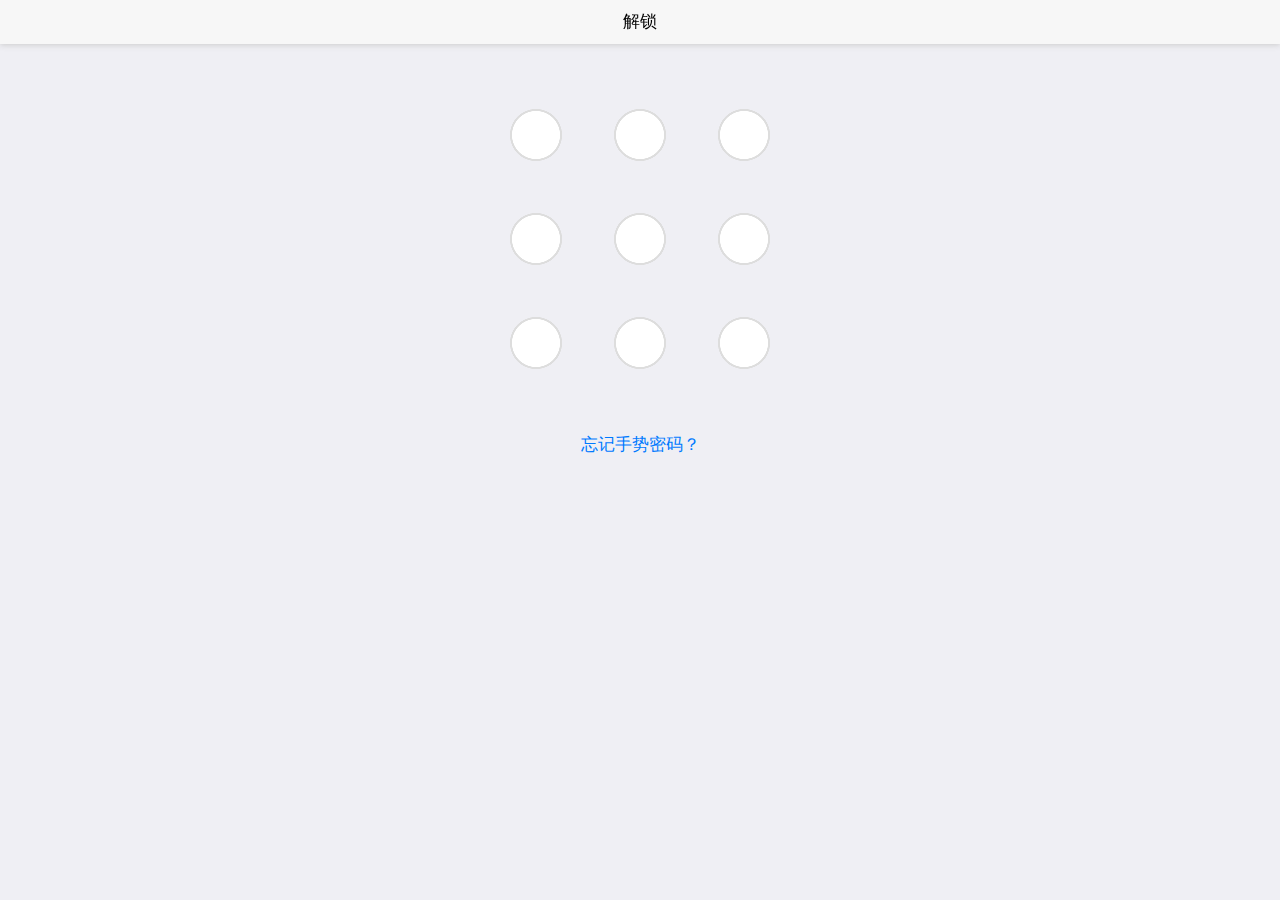
<file: mhq0123-assistant-web-client/unlock.html>
<!DOCTYPE html>
<html>

	<head>
		<meta charset="utf-8">
		<meta name="viewport" content="width=device-width,initial-scale=1,minimum-scale=1,maximum-scale=1,user-scalable=no" />
		<title></title>
		<link href="css/mui.min.css" rel="stylesheet" />
		<style>
			html,
			body {
				background-color: #efeff4;
				overflow: hidden;
			}
			.mui-locker {
				margin: 35px auto;
			}
			#forget {
				display: block;
				margin-top: 10px;
				text-align: center;
			}
		</style>
	</head>

	<body>
		<header class="mui-bar mui-bar-nav">
			<h1 class="mui-title">解锁</h1>
		</header>
		<div class="mui-content">
			<div class="mui-content-padded" style="margin: 10px 0px;">
				<div class="mui-locker" data-locker-options='{"ringColor":"rgba(221,221,221,1)","fillColor":"#ffffff","pointColor":"rgba(0,136,204,1)","lineColor":"rgba(0,136,204,1)"}' data-locker-width='320' data-locker-height='320'>
				</div>
			</div>
			<a id='forget'>忘记手势密码？</a>
		</div>
		<script src="js/mui.min.js"></script>
		<script src="js/mui.locker.js"></script>
		<script src="js/app.js"></script>

		<script>
			(function($, doc) {
				$.init();
				$.plusReady(function() {
					var mainPage = $.preload({
						"id": 'main',
						"url": 'main.html'
					});
					var toMain = function() {
						$.fire(mainPage, 'show', null);
						setTimeout(function() {
							$.openWindow({
								id: 'main',
								show: {
									aniShow: 'pop-in'
								},
								waiting: {
									autoShow: false
								}
							});
						}, 0);
					};
					var settings = app.getSettings();
					var forgetButton = doc.getElementById("forget");
					var locker = doc.querySelector('.mui-locker');
					var clearStateAndToLogin = function() {
						settings.gestures = '';
						settings.autoLogin = false;
						app.setSettings(settings);
						var state = app.getState();
						state.token = '';
						app.setState(state);
						$.openWindow({
							url: 'login.html',
							id: 'login',
							show: {
								aniShow: 'pop-in'
							},
							waiting: {
								autoShow: false
							}
						});
					};
					forgetButton.addEventListener('tap', function(event) {
						clearStateAndToLogin();
					});
					var tryNumber = 5;
					locker.addEventListener('done', function(event) {
						var rs = event.detail;
						if (settings.gestures == rs.points.join('')) {
							toMain()
							rs.sender.clear();
						} else {
							tryNumber--;
							rs.sender.clear();
							if (tryNumber > 0) {
								plus.nativeUI.toast('解锁手势错误，还能尝试 ' + tryNumber + ' 次。');
							} else {
								clearStateAndToLogin();
							}
						}
					}, false);
					var backButtonPress = 0;
					$.back = function(event) {
						backButtonPress++;
						if (backButtonPress > 1) {
							plus.runtime.quit();
						} else {
							plus.nativeUI.toast('再按一次退出应用');
						}
						setTimeout(function() {
							backButtonPress = 0;
						}, 1000);
						return false;
					};
				});
			}(mui, document));
		</script>
	</body>

</html>
</file>
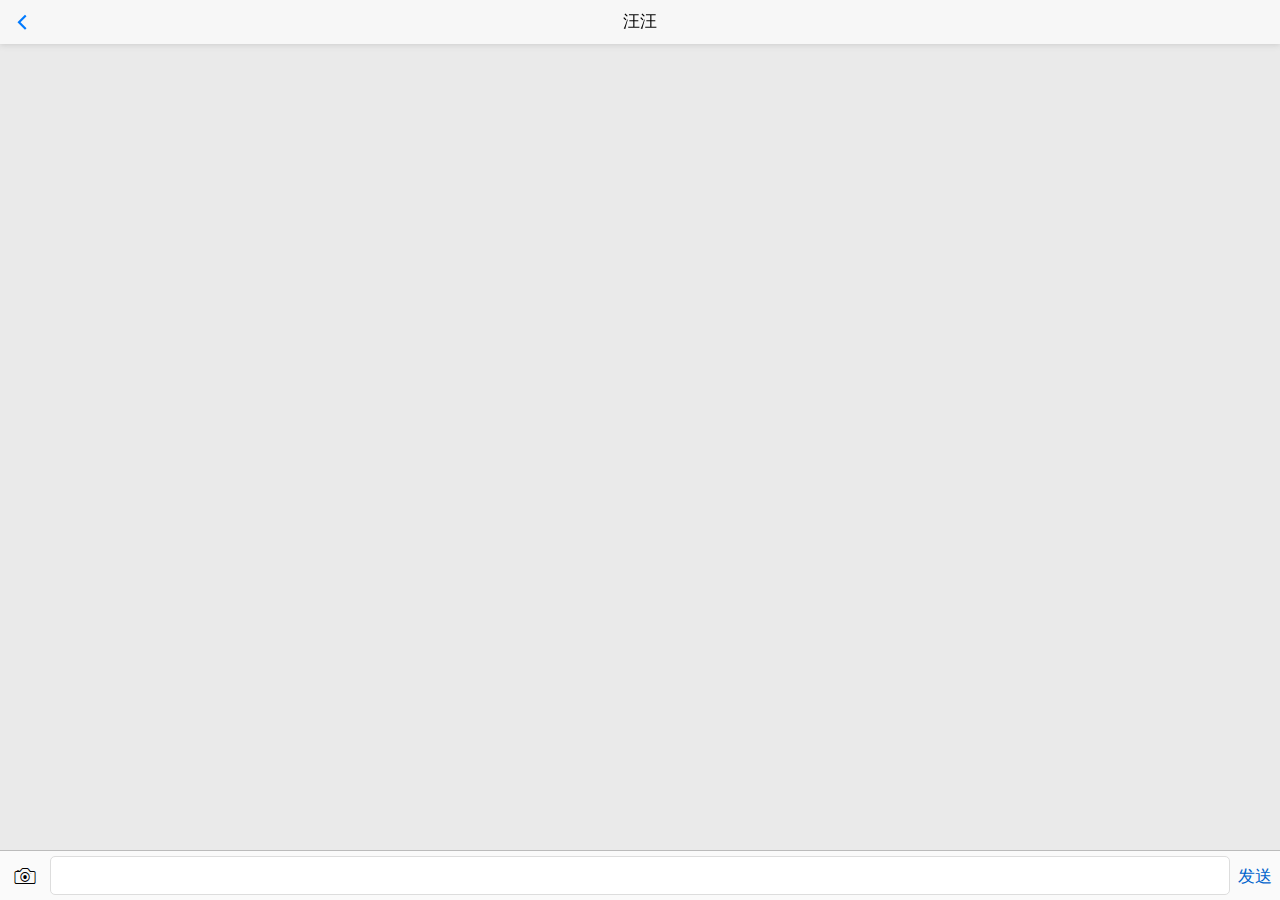
<file: mhq0123-assistant-web-client/pages/assistant/wangwang.html>
<!DOCTYPE html>
<html>
	<head>
		<meta charset="utf-8">
		<title>Hello MUI</title>
		<meta name="viewport" content="width=device-width, initial-scale=1,maximum-scale=1,user-scalable=no">
		<meta name="apple-mobile-web-app-capable" content="yes">
		<meta name="apple-mobile-web-app-status-bar-style" content="black">

		<link rel="stylesheet" href="../../css/mui.min.css">
		<link rel="stylesheet" href="chat.css" />
	</head>
	<body>
		<header class="mui-bar mui-bar-nav">
			<a class="mui-action-back mui-icon mui-icon-left-nav mui-pull-left"></a>
			<h1 class="mui-title">汪汪</h1>
		</header>
		<div class="mui-content">
		    <div id="msg-list"></div>
		    <footer>
			    <div class="footer-left">
			        <i id='msg-choose-img' class="mui-icon mui-icon-camera" style="font-size: 28px;"></i>
			    </div>
			    <div class="footer-center">
			        <textarea id='msg-text' type="text" class='input-text'></textarea>
			    </div>
			    <div class="footer-right">
			        <span id='msg-send-text'>发送</span>
			    </div>
			</footer>
		</div>
	</body>
	<script src="../../js/mui.min.js"></script>
	<script src="chat.js"></script>
	<script>
		mui.init({
			swipeBack:true //启用右滑关闭功能
		});
		mui.plusReady(function() {

			
		});
	</script>
</html>
</file>
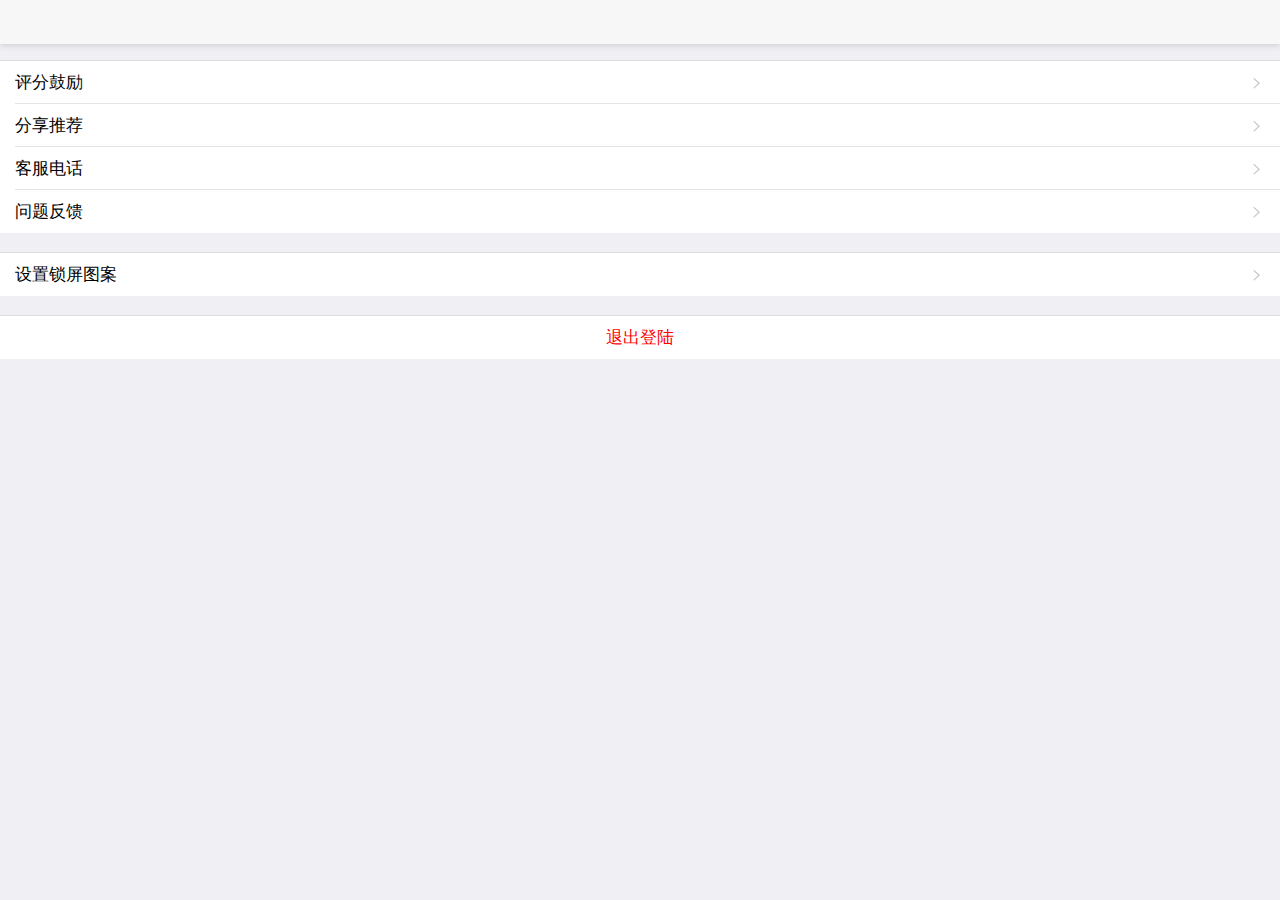
<file: mhq0123-assistant-web-client/pages/setting/setting.html>
<!DOCTYPE html>
<html>

	<head>
		<meta charset="utf-8">
		<title>Hello MUI</title>
		<meta name="viewport" content="width=device-width, initial-scale=1,maximum-scale=1,user-scalable=no">
		<meta name="apple-mobile-web-app-capable" content="yes">
		<meta name="apple-mobile-web-app-status-bar-style" content="black">

		<link rel="stylesheet" href="../../css/mui.min.css">
		<style>
			html,
			body {
				background-color: #efeff4;
			}
			.mui-views,
			.mui-view,
			.mui-pages,
			.mui-page,
			.mui-page-content {
				position: absolute;
				left: 0;
				right: 0;
				top: 0;
				bottom: 0;
				width: 100%;
				height: 100%;
				background-color: #efeff4;
			}
			.mui-pages {
				top: 46px;
				height: auto;
			}
			.mui-scroll-wrapper,
			.mui-scroll {
				background-color: #efeff4;
			}
			.mui-page.mui-transitioning {
				-webkit-transition: -webkit-transform 200ms ease;
				transition: transform 200ms ease;
			}
			.mui-page-left {
				-webkit-transform: translate3d(0, 0, 0);
				transform: translate3d(0, 0, 0);
			}
			.mui-ios .mui-page-left {
				-webkit-transform: translate3d(-20%, 0, 0);
				transform: translate3d(-20%, 0, 0);
			}
			.mui-navbar {
				position: fixed;
				right: 0;
				left: 0;
				z-index: 10;
				height: 44px;
				background-color: #f7f7f8;
			}
			.mui-navbar .mui-bar {
				position: absolute;
				background: transparent;
				text-align: center;
			}
			.mui-android .mui-navbar-inner.mui-navbar-left {
				opacity: 0;
			}
			.mui-ios .mui-navbar-left .mui-left,
			.mui-ios .mui-navbar-left .mui-center,
			.mui-ios .mui-navbar-left .mui-right {
				opacity: 0;
			}
			.mui-navbar .mui-btn-nav {
				-webkit-transition: none;
				transition: none;
				-webkit-transition-duration: .0s;
				transition-duration: .0s;
			}
			.mui-navbar .mui-bar .mui-title {
				display: inline-block;
				position: static;
				width: auto;
			}
			.mui-page-shadow {
				position: absolute;
				right: 100%;
				top: 0;
				width: 16px;
				height: 100%;
				z-index: -1;
				content: '';
			}
			.mui-page-shadow {
				background: -webkit-linear-gradient(left, rgba(0, 0, 0, 0) 0, rgba(0, 0, 0, 0) 10%, rgba(0, 0, 0, .01) 50%, rgba(0, 0, 0, .2) 100%);
				background: linear-gradient(to right, rgba(0, 0, 0, 0) 0, rgba(0, 0, 0, 0) 10%, rgba(0, 0, 0, .01) 50%, rgba(0, 0, 0, .2) 100%);
			}
			.mui-navbar-inner.mui-transitioning,
			.mui-navbar-inner .mui-transitioning {
				-webkit-transition: opacity 200ms ease, -webkit-transform 200ms ease;
				transition: opacity 200ms ease, transform 200ms ease;
			}
			.mui-page {
				display: none;
			}
			.mui-pages .mui-page {
				display: block;
			}
			.mui-page .mui-table-view:first-child {
				margin-top: 15px;
			}
			.mui-page .mui-table-view:last-child {
				margin-bottom: 30px;
			}
			.mui-table-view {
				margin-top: 20px;
			}
			.mui-table-view:after {
				height: 0;
			}
			.mui-table-view span.mui-pull-right {
				color: #999;
			}
			.mui-table-view-divider {
				background-color: #efeff4;
				font-size: 14px;
			}
			.mui-table-view-divider:before,
			.mui-table-view-divider:after {
				height: 0;
			}
			.mui-content-padded {
				margin: 10px 0px;
			}
			.mui-locker {
				margin: 35px auto;
				display: none;
			}
		</style>
		<link rel="stylesheet" type="text/css" href="../../css/feedback-page.css" />
	</head>

	<body>
		<!--页面主结构开始-->
		<div id="app" class="mui-views">
			<div class="mui-view">
				<div class="mui-navbar">
				</div>
				<div class="mui-pages">
				</div>
			</div>
		</div>
		<!--页面主结构结束-->
		<!--单页面开始-->
		<div id="setting" class="mui-page">
			<!--页面标题栏开始-->
			<div class="mui-navbar-inner mui-bar mui-bar-nav">
			</div>
			<!--页面标题栏结束-->
			<!--页面主内容区开始-->
			<div class="mui-page-content">
				<div class="mui-scroll-wrapper">
					<div class="mui-scroll">
						<ul class="mui-table-view mui-table-view-chevron">
							<li class="mui-table-view-cell">
								<a id="rate" class="mui-navigate-right">评分鼓励</a>
							</li>
							<li class="mui-table-view-cell">
								<a id="share" class="mui-navigate-right">分享推荐</a>
							</li>
							<li class="mui-table-view-cell">
								<a id="tel" class="mui-navigate-right">客服电话</a>
							</li>
							<li class="mui-table-view-cell">
								<a id="feedback-btn" href="#feedback" class="mui-navigate-right">问题反馈</a>
							</li>
						</ul>
						<ul class="mui-table-view mui-table-view-chevron">
							<li class="mui-table-view-cell">
								<a href="#lock" class="mui-navigate-right">设置锁屏图案</a>
							</li>
						</ul>
						<ul class="mui-table-view">
							<li class="mui-table-view-cell" style="text-align: center;">
								<a id='exit' style="color: red;">退出登陆</a>
							</li>
						</ul>
					</div>
				</div>
			</div>
			<!--页面主内容区结束-->
		</div>
		<div id="notifications_disturb" class="mui-page">
			<div class="mui-navbar-inner mui-bar mui-bar-nav">
				<button type="button" class="mui-left mui-action-back mui-btn  mui-btn-link mui-btn-nav mui-pull-left">
					<span class="mui-icon mui-icon-left-nav"></span>新消息通知
				</button>
				<h1 class="mui-center mui-title">功能消息免打扰</h1>
			</div>
			<div class="mui-page-content">
				<div class="mui-scroll-wrapper">
					<div class="mui-scroll">
						<ul class="mui-table-view mui-table-view-radio">
							<li class="mui-table-view-cell">
								<a class="mui-navigate-right">开启</a>
							</li>
							<li class="mui-table-view-cell">
								<a class="mui-navigate-right">只在夜间开启</a>
							</li>
							<li class="mui-table-view-cell">
								<a class="mui-navigate-right">关闭</a>
							</li>
						</ul>
					</div>
				</div>
			</div>
		</div>

		<div id="lock" class="mui-page">
			<div class="mui-navbar-inner mui-bar mui-bar-nav">
				<button type="button" class="mui-left mui-action-back mui-btn  mui-btn-link mui-btn-nav mui-pull-left">
					<span class="mui-icon mui-icon-left-nav"></span>设置
				</button>
				<h1 class="mui-center mui-title">锁屏图案</h1>
			</div>
			<div class="mui-page-content">
				<div class="mui-content-padded">
					<ul class="mui-table-view mui-table-view-chevron">
						<li class="mui-table-view-cell">
							使用手势解锁
							<div id="lockState" class="mui-switch">
								<div class="mui-switch-handle"></div>
							</div>
						</li>
					</ul>
					<div class="mui-locker" data-locker-width='320' data-locker-height='320' data-locker-options='{"ringColor":"rgba(221,221,221,1)","fillColor":"#ffffff","pointColor":"rgba(0,136,204,1)","lineColor":"rgba(0,136,204,1)"}'>
					</div>
				</div>
			</div>
		</div>

		<div id="feedback" class="mui-page feedback">
			<div class="mui-navbar-inner mui-bar mui-bar-nav">
				<button type="button" class="mui-left mui-action-back mui-btn  mui-btn-link mui-btn-nav mui-pull-left">
					<span class="mui-icon mui-icon-left-nav"></span>设置
				</button>
				<h1 class="mui-center mui-title">问题反馈</h1>
			</div>
			<div class="mui-page-content">
				<p>问题和意见</p>
				<div class="row mui-input-row">
					<textarea id='question' class="mui-input-clear question" placeholder="请详细描述你的问题和意见..."></textarea>
				</div>
				<p>图片(选填,提供问题截图)</p>
				<div id='image-list' class="row image-list">
				</div>
				<p>QQ/邮箱</p>
				<div class="mui-input-row">
					<input id='contact' type="text" class="mui-input-clear  contact" placeholder="(选填,方便我们联系你 )" />
				</div>
				<button id='submit' type="button" class="mui-btn mui-btn-green">提交</button>
			</div>
			<p>此示例基于环信 “WebIM SDK” + 环信 “移动客服” 实现，在环信 “移动客服面板” 能够查阅反馈信息。</p>
		</div>

	</body>
	<script src="../../js/mui.min.js "></script>
	<script src="../../js/mui.view.js "></script>
	<script src='../../libs/easymob-webim-sdk/jquery-1.11.1.js'></script>
	<script src='../../libs/easymob-webim-sdk/strophe-custom-2.0.0.js'></script>
	<script src='../../libs/easymob-webim-sdk/json2.js'></script>
	<script src="../../libs/easymob-webim-sdk/easemob.im-1.0.5.js"></script>
	<script src='../../js/feedback.js'></script>
	<script src="../../js/feedback-page.js"></script>
	<script src="../../js/mui.locker.js"></script>
	<script src="../../js/config.js"></script>
	<script src="../../js/app.js"></script>
	<script>
		mui.init();
		 //初始化单页view
		var viewApi = mui('#app').view({
			defaultPage: '#setting'
		});
		 //初始化单页的区域滚动
		mui('.mui-scroll-wrapper').scroll();
		 //分享操作 
		var shares = {};
		mui.plusReady(function() {
			plus.share.getServices(function(s) {
				if (s && s.length > 0) {
					for (var i = 0; i < s.length; i++) {
						var t = s[i];
						shares[t.id] = t;
					}
				}
			}, function() {
				console.log("获取分享服务列表失败");
			});
		});
		 //分享链接点击事件
		document.getElementById("share").addEventListener('tap', function() {
			var ids = [{
					id: "weixin",
					ex: "WXSceneSession"
				}, {
					id: "weixin",
					ex: "WXSceneTimeline"
				}, {
					id: "sinaweibo"
				}, {
					id: "tencentweibo"
				}, {
					id: "qq"
				}],
				bts = [{
					title: "发送给微信好友"
				}, {
					title: "分享到微信朋友圈"
				}, {
					title: "分享到新浪微博"
				}, {
					title: "分享到腾讯微博"
				}, {
					title: "分享到QQ"
				}];
			plus.nativeUI.actionSheet({
				cancel: "取消",
				buttons: bts
			}, function(e) {
				var i = e.index;
				if (i > 0) {
					var s_id = ids[i - 1].id;
					var share = shares[s_id];
					if (share.authenticated) {
						shareMessage(share, ids[i - 1].ex);
					} else {
						share.authorize(function() {
							shareMessage(share, ids[i - 1].ex);
						}, function(e) {
							console.log("认证授权失败：" + e.code + " - " + e.message);
						});
					}
				}
			});
		});

		function shareMessage(share, ex) {
				var msg = {
					extra: {
						scene: ex
					}
				};
				msg.href = "http://www.dcloud.io/hellomui/";
				msg.title = "最接近原生APP体验的高性能前端框架";
				msg.content = "我正在体验HelloMUI，果然很流畅，基本看不出和原生App的差距";
				if (~share.id.indexOf('weibo')) {
					msg.content += "；体验地址：http://www.dcloud.io/hellomui/";
				}
				msg.thumbs = ["_www/images/logo.png"];
				share.send(msg, function() {
					console.log("分享到\"" + share.description + "\"成功！ ");
				}, function(e) {
					console.log("分享到\"" + share.description + "\"失败: " + e.code + " - " + e.message);
				});
			}
			//去评分
		document.getElementById("rate").addEventListener('tap', function() {
			if (mui.os.ios) {
				location.href = 'https://itunes.apple.com/WebObjects/MZStore.woa/wa/viewContentsUserReviews?id=682211190&pageNumber=0&sortOrdering=2&type=&mt=8';
			} else if (mui.os.android) {
				plus.runtime.openURL("market://details?id=io.dcloud.HelloMUI", function(e) {
					plus.runtime.openURL("market://details?id=io.dcloud.HelloMUI", function(e) {
						mui.alert("360手机助手和应用宝，你一个都没装，暂时无法评分，感谢支持");
					}, "com.qihoo.appstore");
				}, "com.tencent.android.qqdownloader");
			}
		});
		 //客服电话
		document.getElementById("tel").addEventListener('tap', function() {
			plus.device.dial("114");
		});
		 //退出操作******************
		document.getElementById('exit').addEventListener('tap', function() {
			if (mui.os.ios) {
				var customerAccount = app.getCustomerAccount();
					mui.ajax(AssistantConfig.customer_server + '/customer/logout',{
							data:{
								loginId:	customerAccount.loginId + '',
								accountId: 		customerAccount.accountId,
								sourceSystem: AssistantConfig.source_system,
								terminalType: AssistantConfig.terminal_type,
								equipmentIdentity: plus.device.uuid
							},
							dataType:'json',//服务器返回json格式数据
							type:'post',//HTTP请求类型
							timeout:10000,//超时时间设置为10秒；
							headers:{'Content-Type':'application/json'},	  
							beforeSend: function() {
								plus.nativeUI.showWaiting( "退出中..." );
							},
							complete: function() {
								plus.nativeUI.closeWaiting();
							},
							success:function(data){
								if(data.status == 'SUCCESS') {
									mui.alert('退出成功');
									// 缓存
									app.setCustomerAccount({});
									mui.openWindow({
										url: '../../login.html',
										id: 'login',
										show: {
											aniShow: 'pop-in'
										},
										waiting: {
											autoShow: false
										}
									});
								} else {
									mui.alert('退出出错：'+data.message);
								}
							},
							error:function(xhr,type,errorThrown){
								//异常处理；
								console.log(type);
								console.log(errorThrown);
								mui.alert('退出出错:' + errorThrown);
							}
						});
				app.setState({});
				
				return;
			}
			var btnArray = [{
				title: "注销当前账号"
			}, {
				title: "直接关闭应用"
			}];
			plus.nativeUI.actionSheet({
				cancel: "取消",
				buttons: btnArray
			}, function(event) {
				var index = event.index;
				switch (index) {
					case 1:
						//注销账号
						app.setState({});
						/*
						 * 注意：
						 * 1、因本示例应用启动页就是登录页面，因此注册成功后，直接显示登录页即可；
						 * 2、如果真实案例中，启动页不是登录页，则需修改，使用mui.openWindow打开真实的登录页面
						 */
						plus.webview.getLaunchWebview().show("pop-in");
						//若启动页不是登录页，则需通过如下方式打开登录页
//						mui.openWindow({
//							url: 'login.html',
//							id: 'login',
//							show: {
//								aniShow: 'pop-in'
//							}
//						});
						break;
					case 2:
						plus.runtime.quit();
						break;
				}
			});
		}, false);
		 //************************
		 //锁屏设置
		(function($, doc) {
			//$.init();
			$.plusReady(function() {
				var settings = app.getSettings();
				var lockStateButton = doc.getElementById("lockState");
				var locker = doc.querySelector('.mui-locker');
				lockStateButton.classList[settings.gestures ? 'add' : 'remove']('mui-active')
				locker.style.display = settings.gestures ? 'block' : 'none';
				lockStateButton.addEventListener('toggle', function(event) {
					var isActive = event.detail.isActive;
					locker.style.display = isActive ? 'block' : 'none';
					if (!isActive) {
						//						alert(0);
						settings.gestures = '';
						app.setSettings(settings);
					}
				}, false);
				var record = [];
				locker.addEventListener('done', function(event) {
					var rs = event.detail;
					if (rs.points.length < 4) {
						plus.nativeUI.toast('设定的手势太简单了');
						record = [];
						rs.sender.clear();
						return;
					}
					record.push(rs.points.join(''));
					if (record.length >= 2) {
						if (record[0] == record[1]) {
							plus.nativeUI.toast('解锁手势设定成功，以后用户只需使用手势解锁而无需输入密码登录。');
							settings.gestures = record[0];
							settings.autoLogin = true;
							app.setSettings(settings);
							setTimeout(function() {
								$.back();
							}, 200);
						} else {
							plus.nativeUI.toast('两次手势不一致,请重新设定');
						}
						rs.sender.clear();
						record = [];
					} else {
						plus.nativeUI.toast('请确认手势设定');
						rs.sender.clear();
					}
				}, false);
			});
		}(mui, document));
		 //********************
		var view = viewApi.view;
		(function($) {
			//处理view的后退与webview后退
			var oldBack = $.back;
			$.back = function() {
				if (viewApi.canBack()) { //如果view可以后退，则执行view的后退
					viewApi.back();
				} else { //执行webview后退
					oldBack();
				}
			};
			//监听页面切换事件方案1,通过view元素监听所有页面切换事件，目前提供pageBeforeShow|pageShow|pageBeforeBack|pageBack四种事件(before事件为动画开始前触发)
			//第一个参数为事件名称，第二个参数为事件回调，其中e.detail.page为当前页面的html对象
			view.addEventListener('pageBeforeShow', function(e) {
				//				console.log(e.detail.page.id + ' beforeShow');
			});
			view.addEventListener('pageShow', function(e) {
				//进入手执设定界面时
				if (e.detail.page.id == 'lock') {
					var settings = app.getSettings();
					/*if (!settings.autoLogin) {
						plus.nativeUI.toast('当前没有启用 “自动登录”，需要在登录时启用 "自动登录"，设定的手势锁屏才会升效。');
					}*/
					var lockStateButton = document.getElementById("lockState");
					var locker = document.querySelector('.mui-locker');
					lockStateButton.classList[settings.gestures ? 'add' : 'remove']('mui-active')
					locker.style.display = settings.gestures ? 'block' : 'none';
				}
				//				console.log(e.detail.page.id + ' show');
			});
			view.addEventListener('pageBeforeBack', function(e) {
				//				console.log(e.detail.page.id + ' beforeBack');
			});
			view.addEventListener('pageBack', function(e) {
				//				console.log(e.detail.page.id + ' back');
			});
		})(mui);
	</script>

</html>
</file>
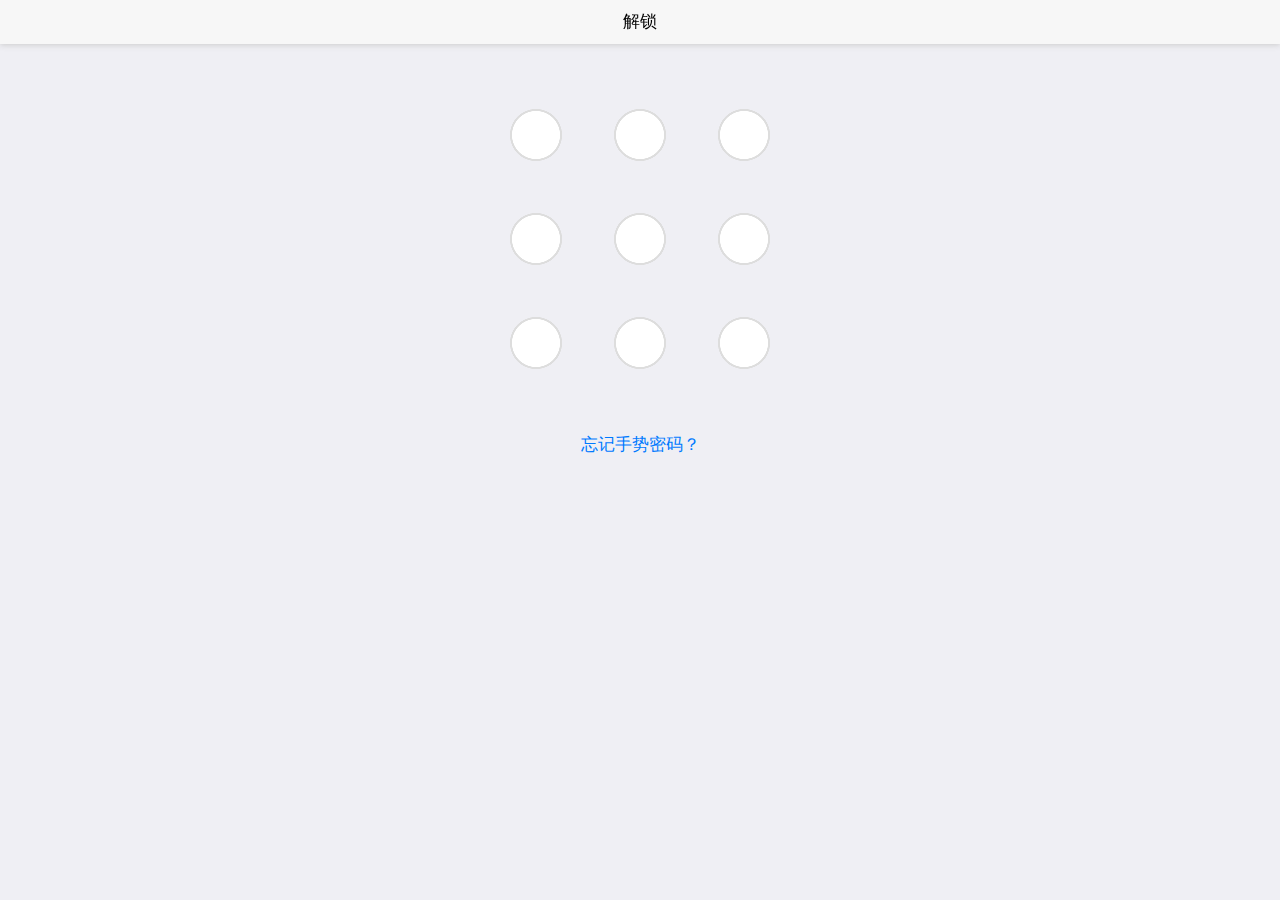
<file: mhq0123-assistant-web-client/pages/setting/unlock.html>
<!DOCTYPE html>
<html>

	<head>
		<meta charset="utf-8">
		<meta name="viewport" content="width=device-width,initial-scale=1,minimum-scale=1,maximum-scale=1,user-scalable=no" />
		<title></title>
		<link href="../../css/mui.min.css" rel="stylesheet" />
		<style>
			html,
			body {
				background-color: #efeff4;
				overflow: hidden;
			}
			.mui-locker {
				margin: 35px auto;
			}
			#forget {
				display: block;
				margin-top: 10px;
				text-align: center;
			}
		</style>
	</head>

	<body>
		<header class="mui-bar mui-bar-nav">
			<h1 class="mui-title">解锁</h1>
		</header>
		<div class="mui-content">
			<div class="mui-content-padded" style="margin: 10px 0px;">
				<div class="mui-locker" data-locker-options='{"ringColor":"rgba(221,221,221,1)","fillColor":"#ffffff","pointColor":"rgba(0,136,204,1)","lineColor":"rgba(0,136,204,1)"}' data-locker-width='320' data-locker-height='320'>
				</div>
			</div>
			<a id='forget'>忘记手势密码？</a>
		</div>
		<script src="../../js/mui.min.js"></script>
		<script src="../../js/mui.locker.js"></script>
		<script src="../../js/app.js"></script>

		<script>
			(function($, doc) {
				$.init();
				$.plusReady(function() {
					var mainPage = $.preload({
						"id": 'main',
						"url": 'main.html'
					});
					var toMain = function() {
						$.fire(mainPage, 'show', null);
						setTimeout(function() {
							$.openWindow({
								id: 'main',
								show: {
									aniShow: 'pop-in'
								},
								waiting: {
									autoShow: false
								}
							});
						}, 0);
					};
					var settings = app.getSettings();
					var forgetButton = doc.getElementById("forget");
					var locker = doc.querySelector('.mui-locker');
					var clearStateAndToLogin = function() {
						settings.gestures = '';
						settings.autoLogin = false;
						app.setSettings(settings);
						var state = app.getState();
						state.token = '';
						app.setState(state);
						$.openWindow({
							url: 'login.html',
							id: 'login',
							show: {
								aniShow: 'pop-in'
							},
							waiting: {
								autoShow: false
							}
						});
					};
					forgetButton.addEventListener('tap', function(event) {
						clearStateAndToLogin();
					});
					var tryNumber = 5;
					locker.addEventListener('done', function(event) {
						var rs = event.detail;
						if (settings.gestures == rs.points.join('')) {
							toMain()
							rs.sender.clear();
						} else {
							tryNumber--;
							rs.sender.clear();
							if (tryNumber > 0) {
								plus.nativeUI.toast('解锁手势错误，还能尝试 ' + tryNumber + ' 次。');
							} else {
								clearStateAndToLogin();
							}
						}
					}, false);
					var backButtonPress = 0;
					$.back = function(event) {
						backButtonPress++;
						if (backButtonPress > 1) {
							plus.runtime.quit();
						} else {
							plus.nativeUI.toast('再按一次退出应用');
						}
						setTimeout(function() {
							backButtonPress = 0;
						}, 1000);
						return false;
					};
				});
			}(mui, document));
		</script>
	</body>

</html>
</file>
<file: mhq0123-assistant-web-client/css/style.css>
.ui-page-login,
body {
	width: 100%;
	height: 100%;
	margin: 0px;
	padding: 0px;
}
.mui-content{height: 100%;}
</file>
<file: mhq0123-assistant-web-client/css/feedback-page.css>
.feedback body {
	background-color: #EFEFF4;
}
.feedback input,
.feedback textarea {
	border: none !important;
}
.feedback textarea {
	height: 100px;
	margin-bottom: 0 !important;
	padding-bottom: 0 !important;
}
.feedback .row {
	width: 100%;
	background-color: #fff;
}
.feedback p {
	padding: 10px 15px 0;
}
.feedback button#submit { 
	width: 90%;
	height: 46px;
	left: 50%;
	-webkit-transform: translate(-50%);
}
.feedback .hidden {
	display: none;
}
.feedback .image-list {
	width: 100%;
	height: 85px;
	background-size: cover;
	padding: 10px 10px;
	overflow: hidden;
}
.feedback .image-item {
	width: 65px;
	height: 65px;
	background-image: url(../images/iconfont-tianjia.png);
	background-size: 100% 100%;
	display: inline-block;
	position: relative;
	border-radius: 5px;
	margin-right: 10px;
	margin-bottom: 10px;
	border: solid 1px #e8e8e8;
}
.feedback .image-item input[type="file"] {
	position: absolute;
	left: 0px;
	top: 0px;
	width: 100%;
	height: 100%;
	opacity: 0;
	cursor: pointer;
	z-index: 0;
}
.feedback .image-item.space {
	border: none;
}
.feedback .image-item .image-close {
	position: absolute;
	display: inline-block;
	right: -6px;
	top: -6px;
	width: 20px;
	height: 20px;
	text-align: center;
	line-height: 20px;
	border-radius: 12px;
	background-color: #FF5053;
	color: #f3f3f3;
	border: solid 1px #FF5053;
	font-size: 9px;
	font-weight: 200;
	z-index: 1;
}
.feedback .image-item.space .image-close {
	display: none;
}
</file>
<file: mhq0123-assistant-web-client/pages/assistant/chat.css>
html,
body {
    height: 100%;
    margin: 0px;
    padding: 0px;
    overflow: hidden;
    -webkit-touch-callout: none;
    -webkit-user-select: none;
}
.mui-content{
    height: 100%;
    padding: 44px 0px 50px 0px;
    overflow: auto;
    background-color: #eaeaea;
}
#msg-list {
    height: 100%;
    overflow: auto;
    -webkit-overflow-scrolling: touch;
}

.chat-history-date{ 
    display: block;
    padding-top: 5px;
    text-align: center;
    font-size: 12px;
}
.chat-receiver,.chat-sender{
    margin: 5px;
    clear:both;  
}
.chat-avatar img{
    width: 40px;
    height: 40px;
    border-radius: 50%;
}
.chat-receiver .chat-avatar{
    float: left;
}
.chat-sender .chat-avatar{
    float: right;
}
.chat-content{
    position: relative;
    max-width: 60%;
    min-height: 20px;
    margin: 0 10px 10px 10px;
    padding: 10px;
    font-size:15px;
    border-radius:7px; 
}
.chat-content img{
    width: 100%;
}
.chat-receiver .chat-content{
    float: left; 
    color: #383838; 
    background-color: #f5f5f5;
}
.chat-sender .chat-content{
    float:right;   
    color: #ffffff; 
    background-color: #15b5e9; 
}
.chat-triangle{
    position: absolute;
    top:6px;
    width:0px; 
    height:0px;        
    border-width:8px; 
    border-style:solid;   
}
.chat-receiver .chat-triangle{ 
    left:-16px;
    border-color:transparent #f5f5f5 transparent transparent;      
}
.chat-sender .chat-triangle{ 
    right:-16px;
    border-color:transparent transparent transparent #15b5e9;      
}

footer {
    position: fixed;
    width: 100%;
    height: 50px;
    min-height: 50px;
    border-top: solid 1px #bbb;
    left: 0px;
    bottom: 0px;
    overflow: hidden;
    padding: 0px 50px;
    background-color: #fafafa;
}
.footer-left {
    position: absolute;
    width: 50px;
    height: 50px;
    left: 0px;
    bottom: 0px;
    text-align: center;
    vertical-align: middle;
    line-height: 100%;
    padding: 12px 4px;
}
.footer-right {
    position: absolute;
    width: 50px;
    height: 50px;
    right: 0px;
    bottom: 0px;
    text-align: center;
    vertical-align: middle;
    line-height: 100%;
    padding: 12px 5px;
    display: inline-block;
}
.footer-center {
    height: 100%;
    padding: 5px 0px;
}
.footer-center [class*=input] {
    width: 100%;
    height: 100%;
    border-radius: 5px;
}
.footer-center .input-text {
    background: #fff;
    border: solid 1px #ddd;
    padding: 10px !important;
    font-size: 16px !important;
    line-height: 18px !important;
    font-family: verdana !important;
    overflow: hidden;
}

footer .mui-icon {
        color: #000;
}
footer .mui-icon:active {
    color: #007AFF !important;
}
.footer-right span{
    color: #0062CC;
    line-height: 30px;
}
</file>
